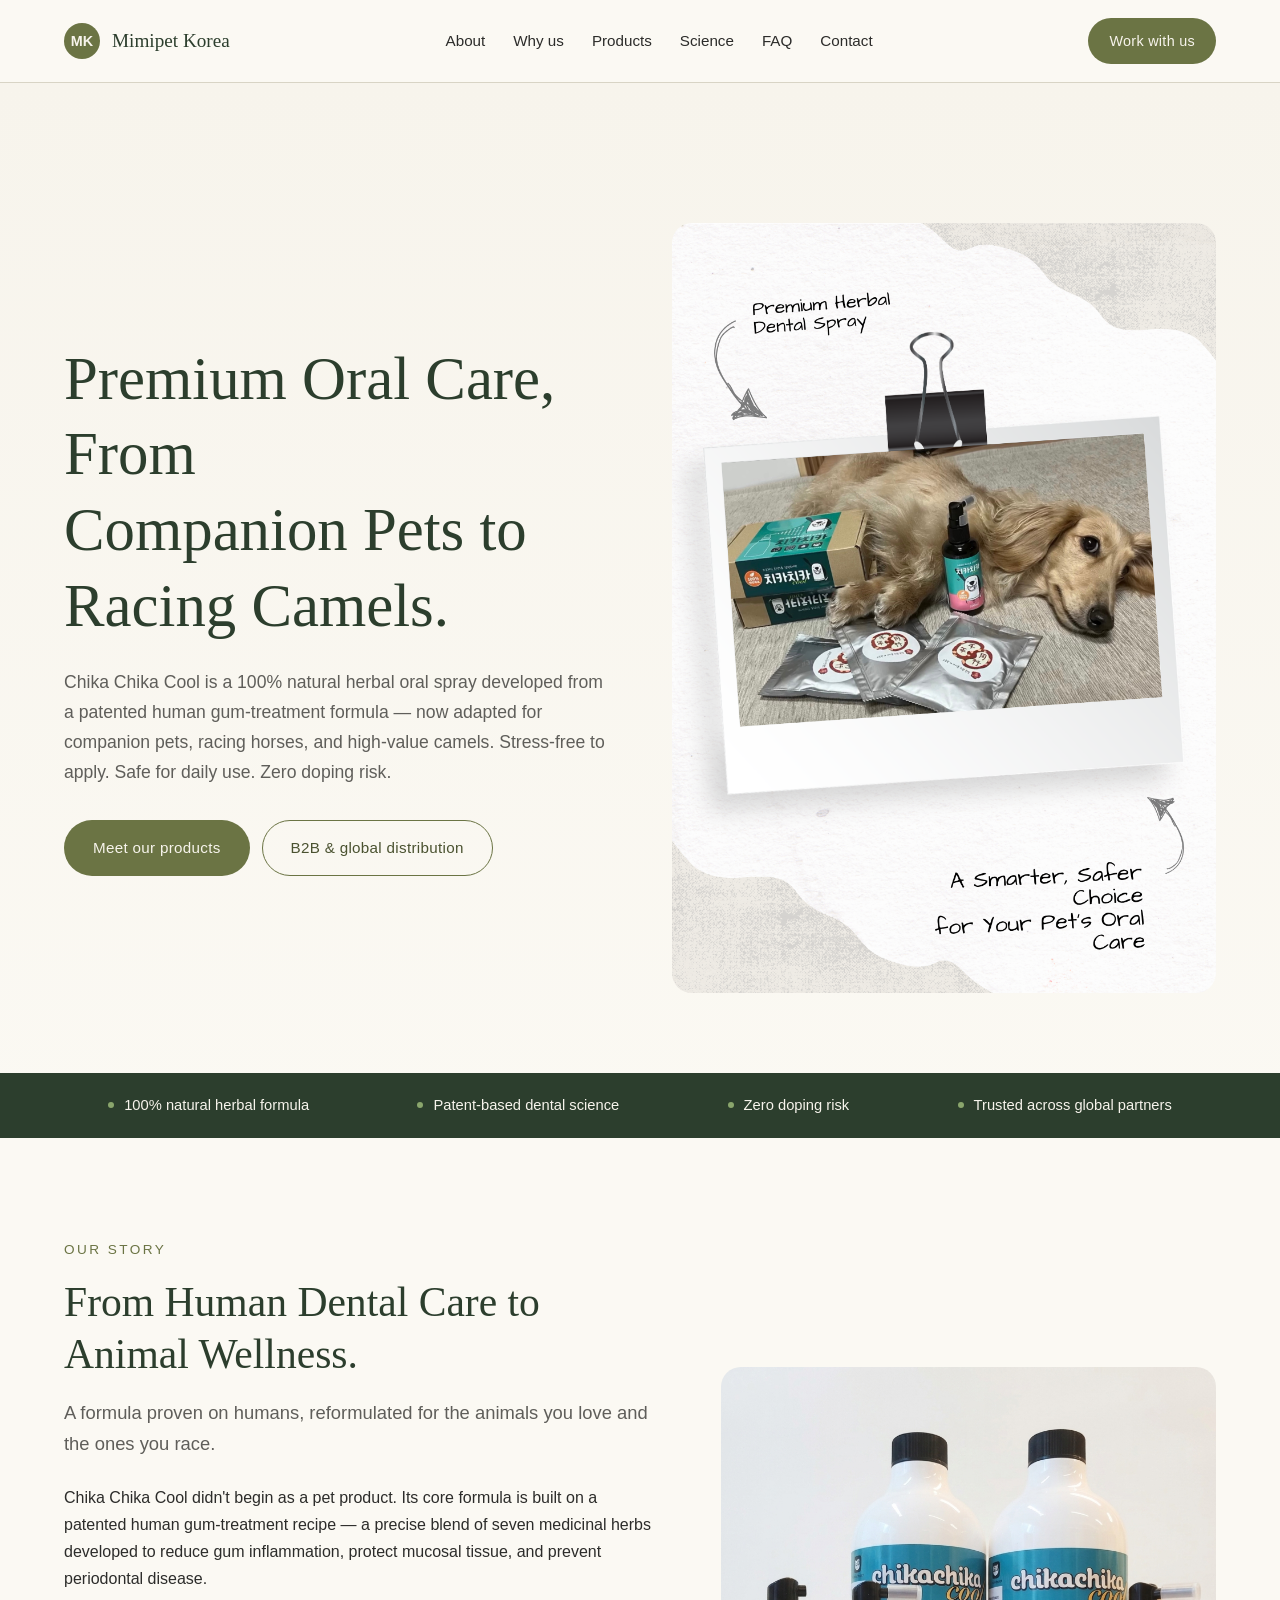
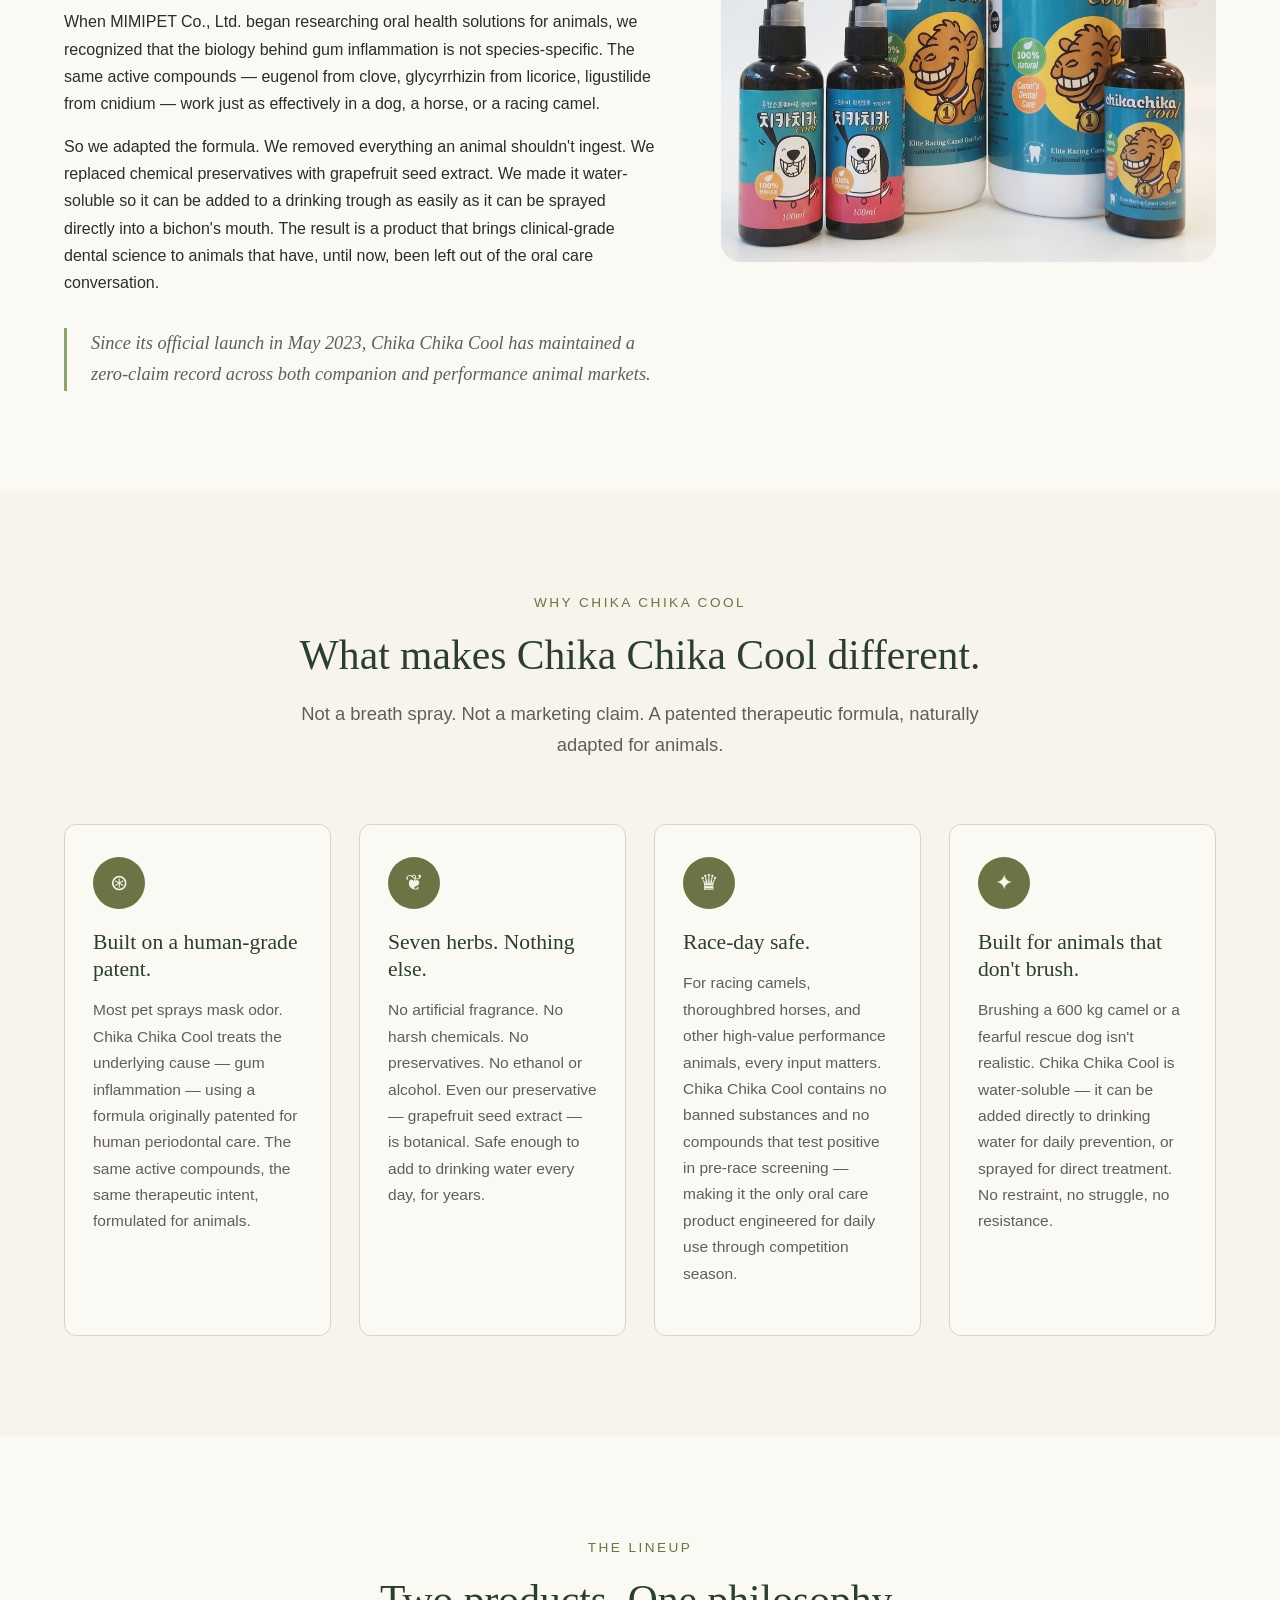
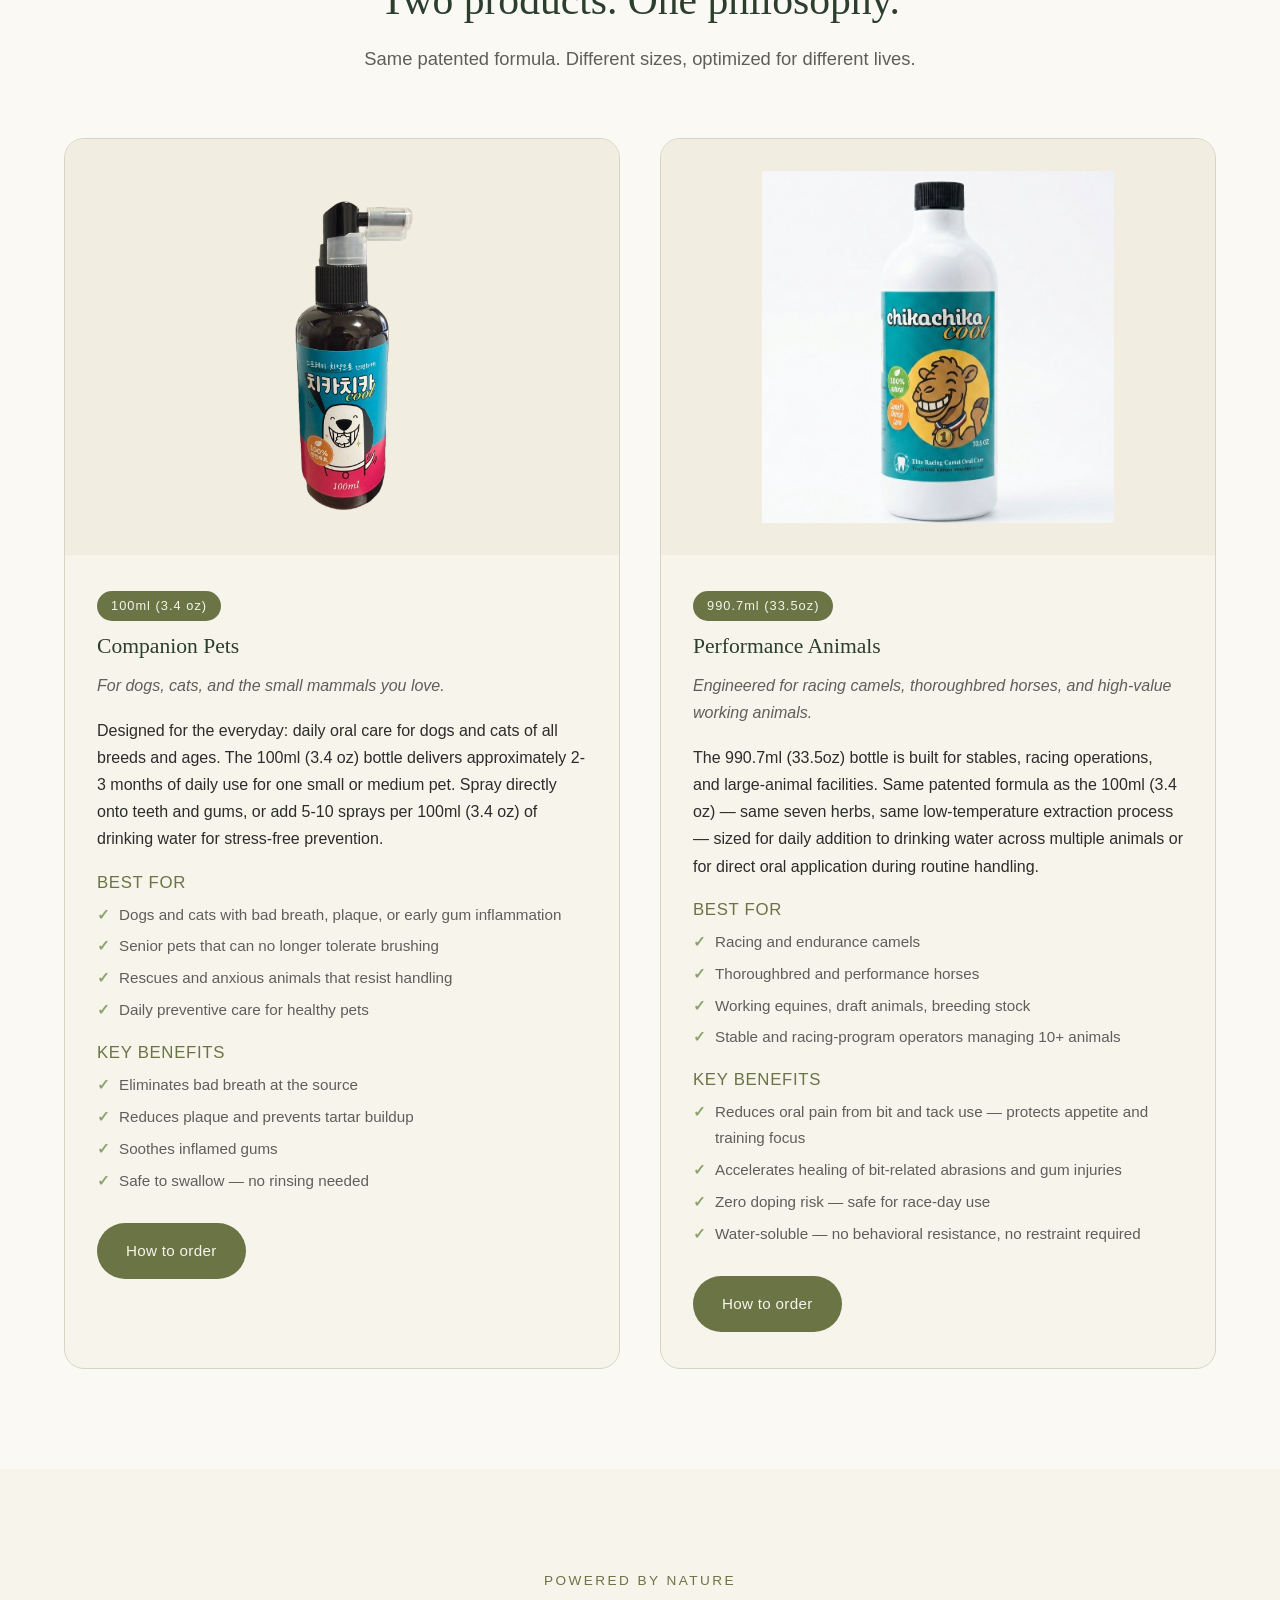
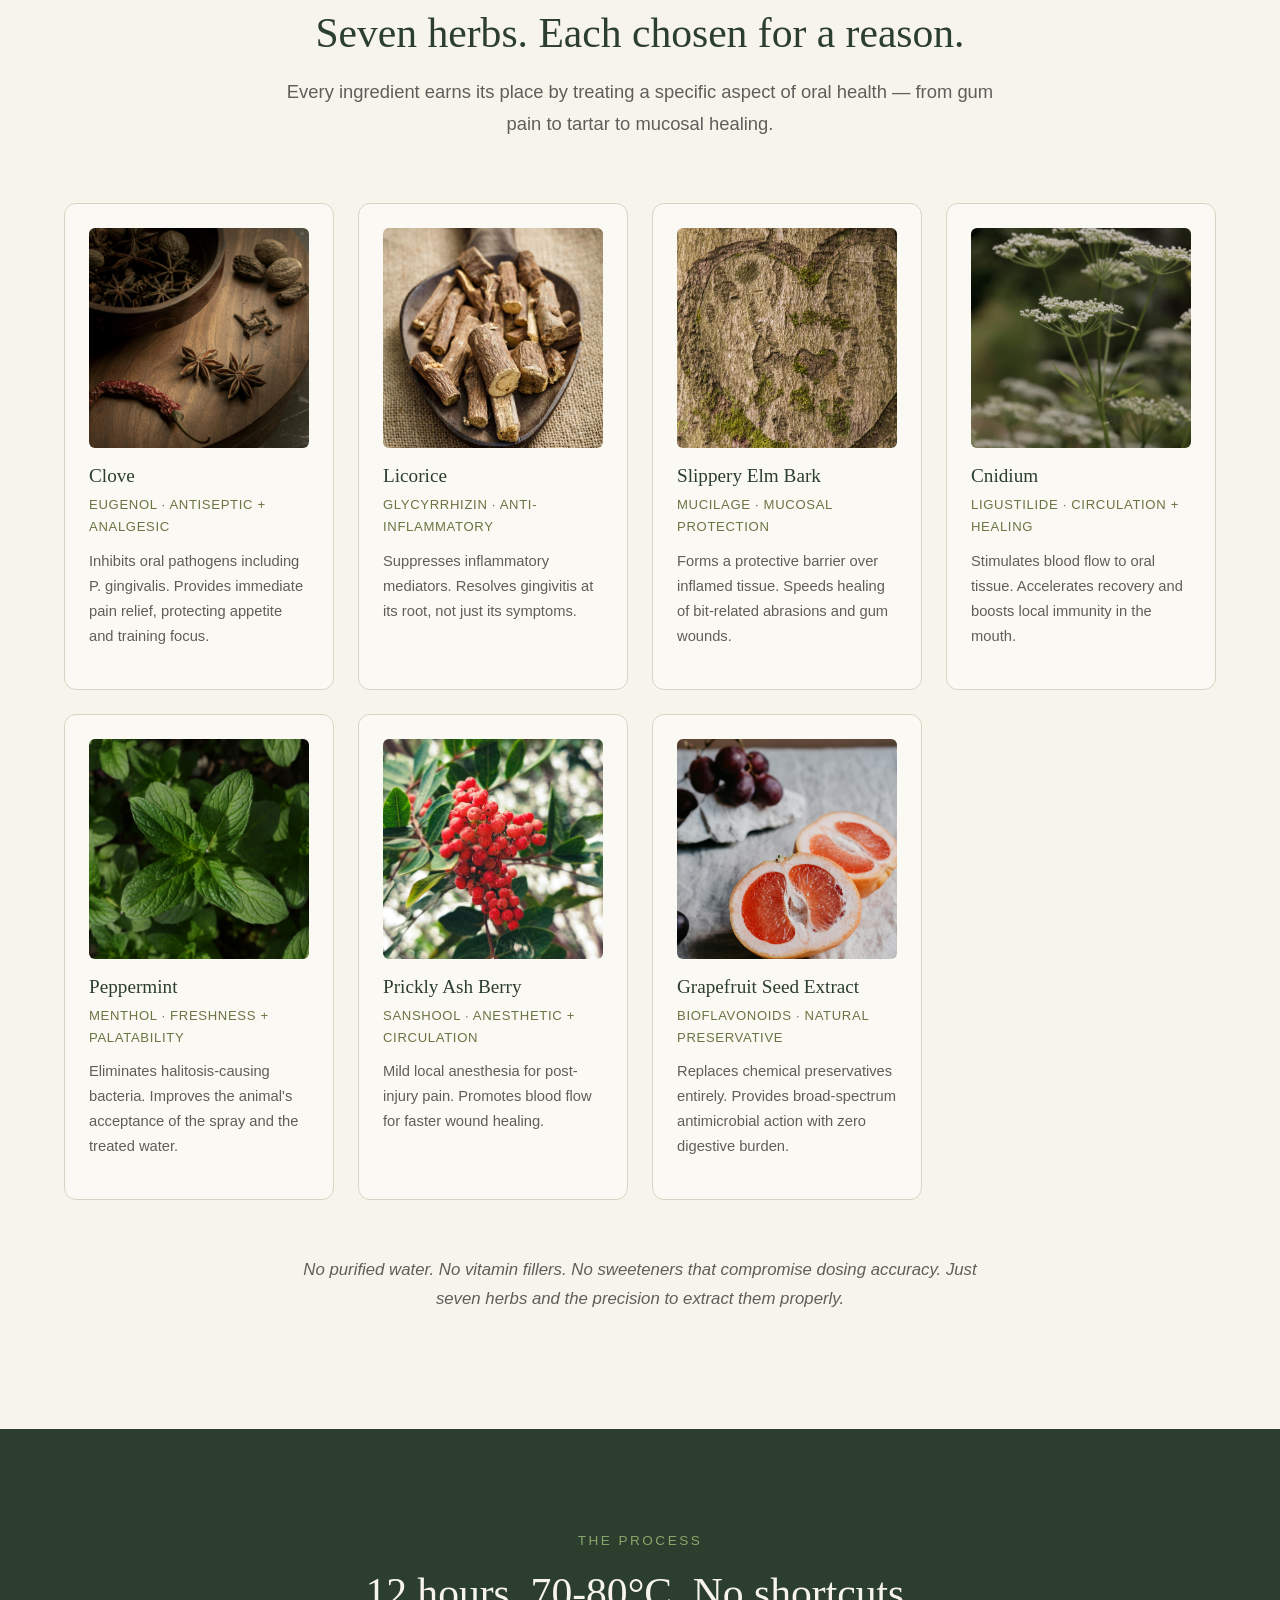
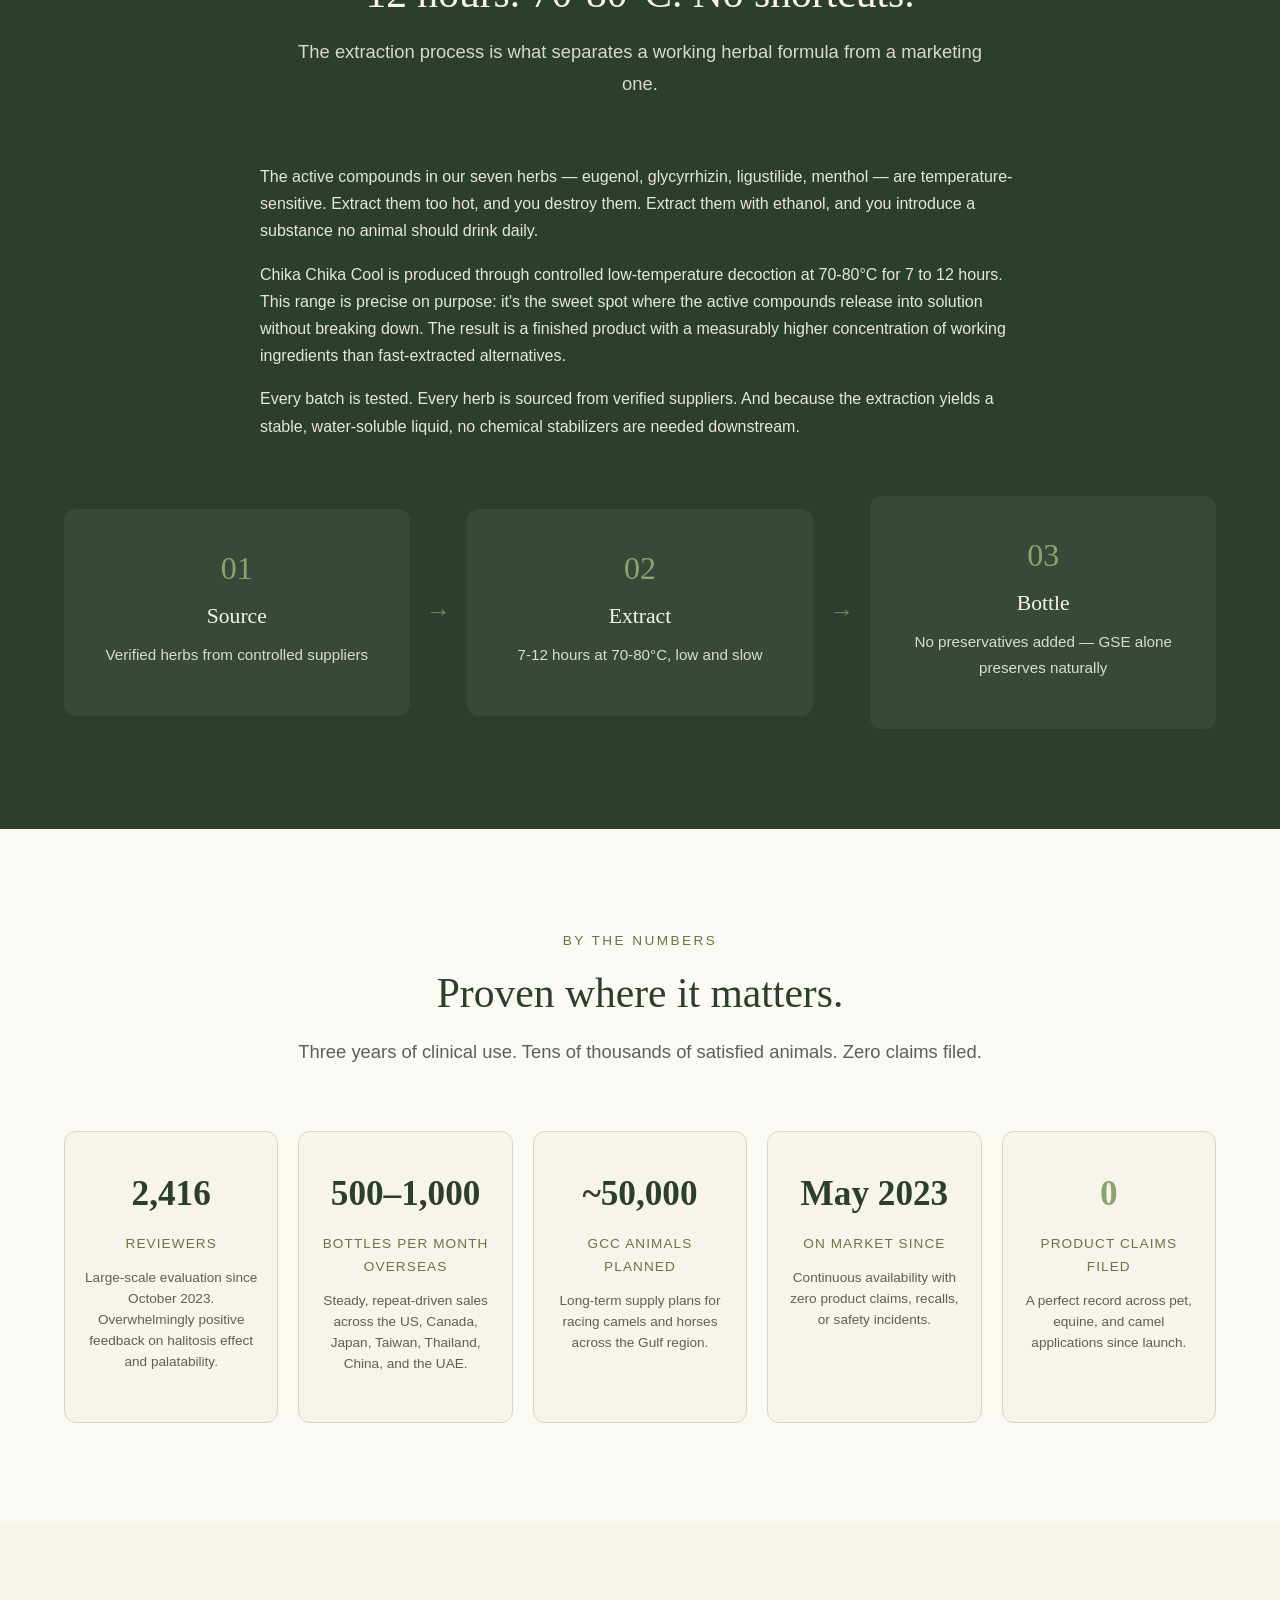
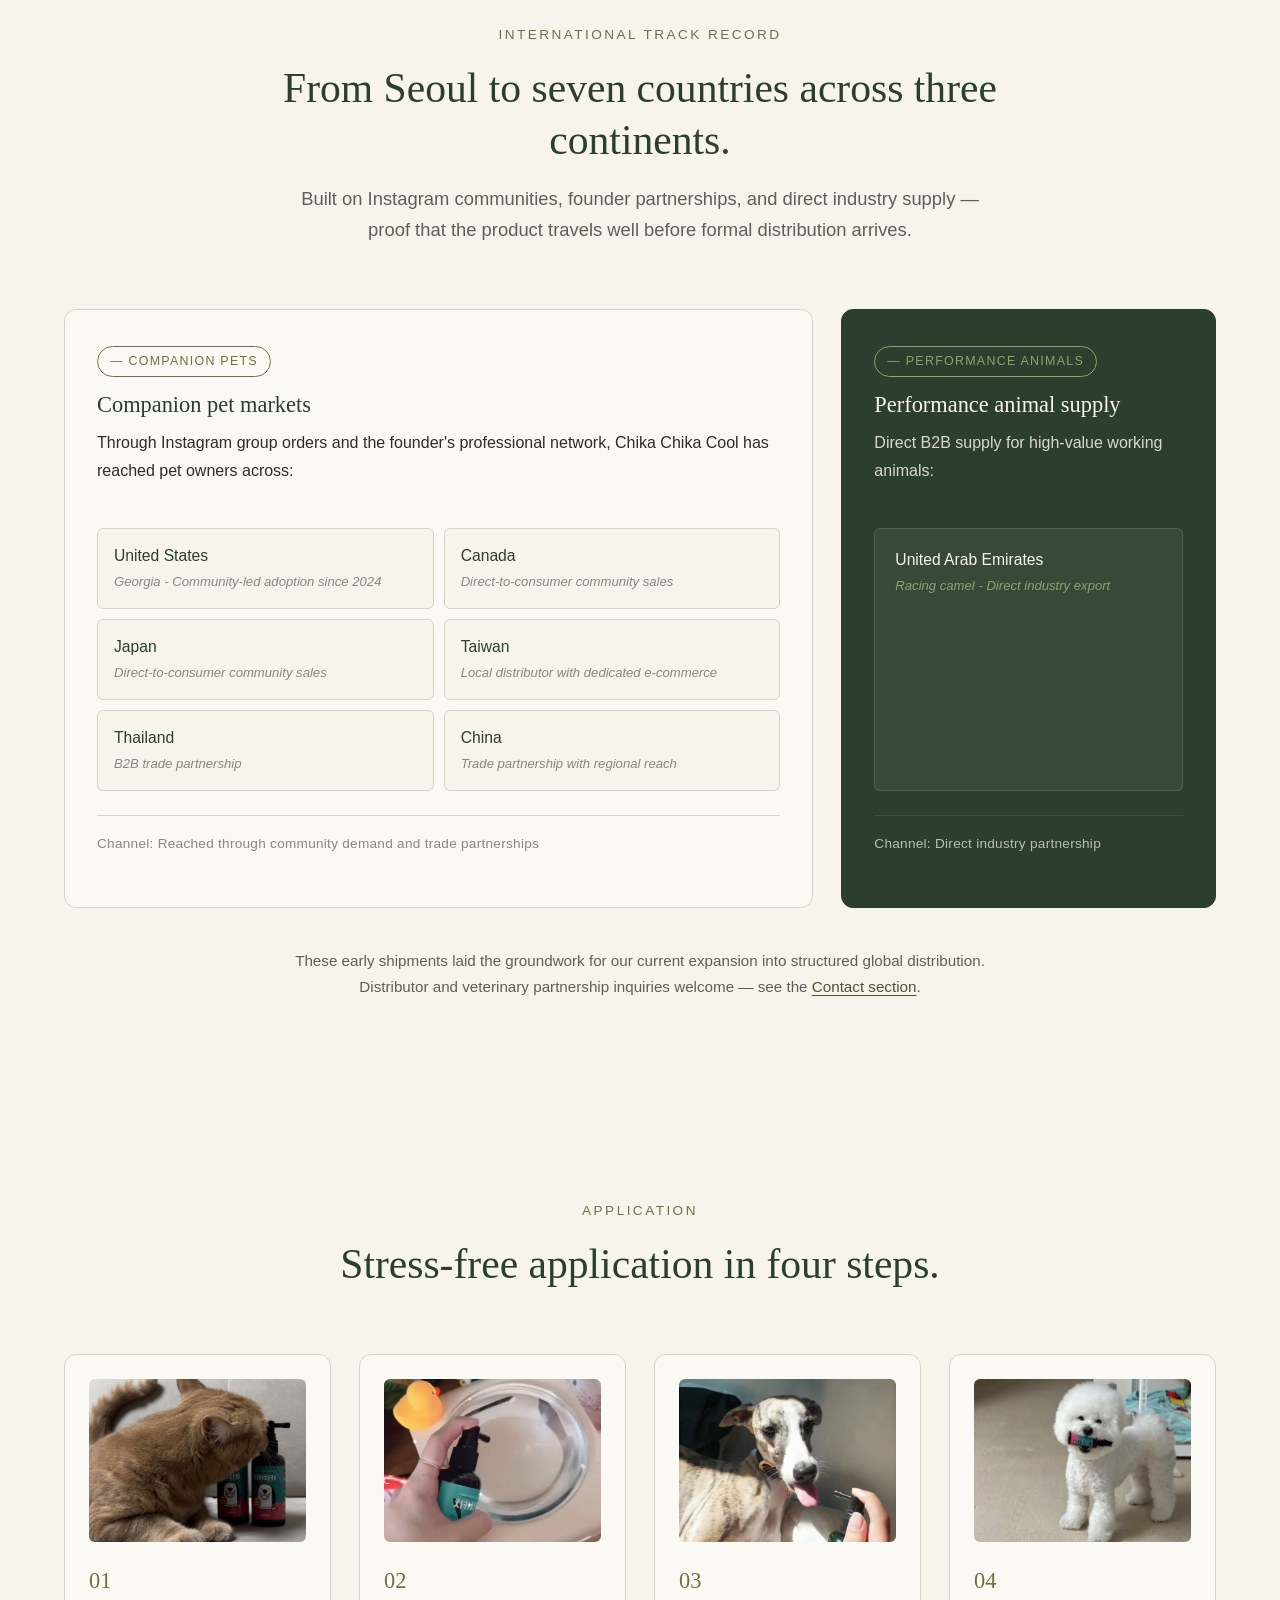
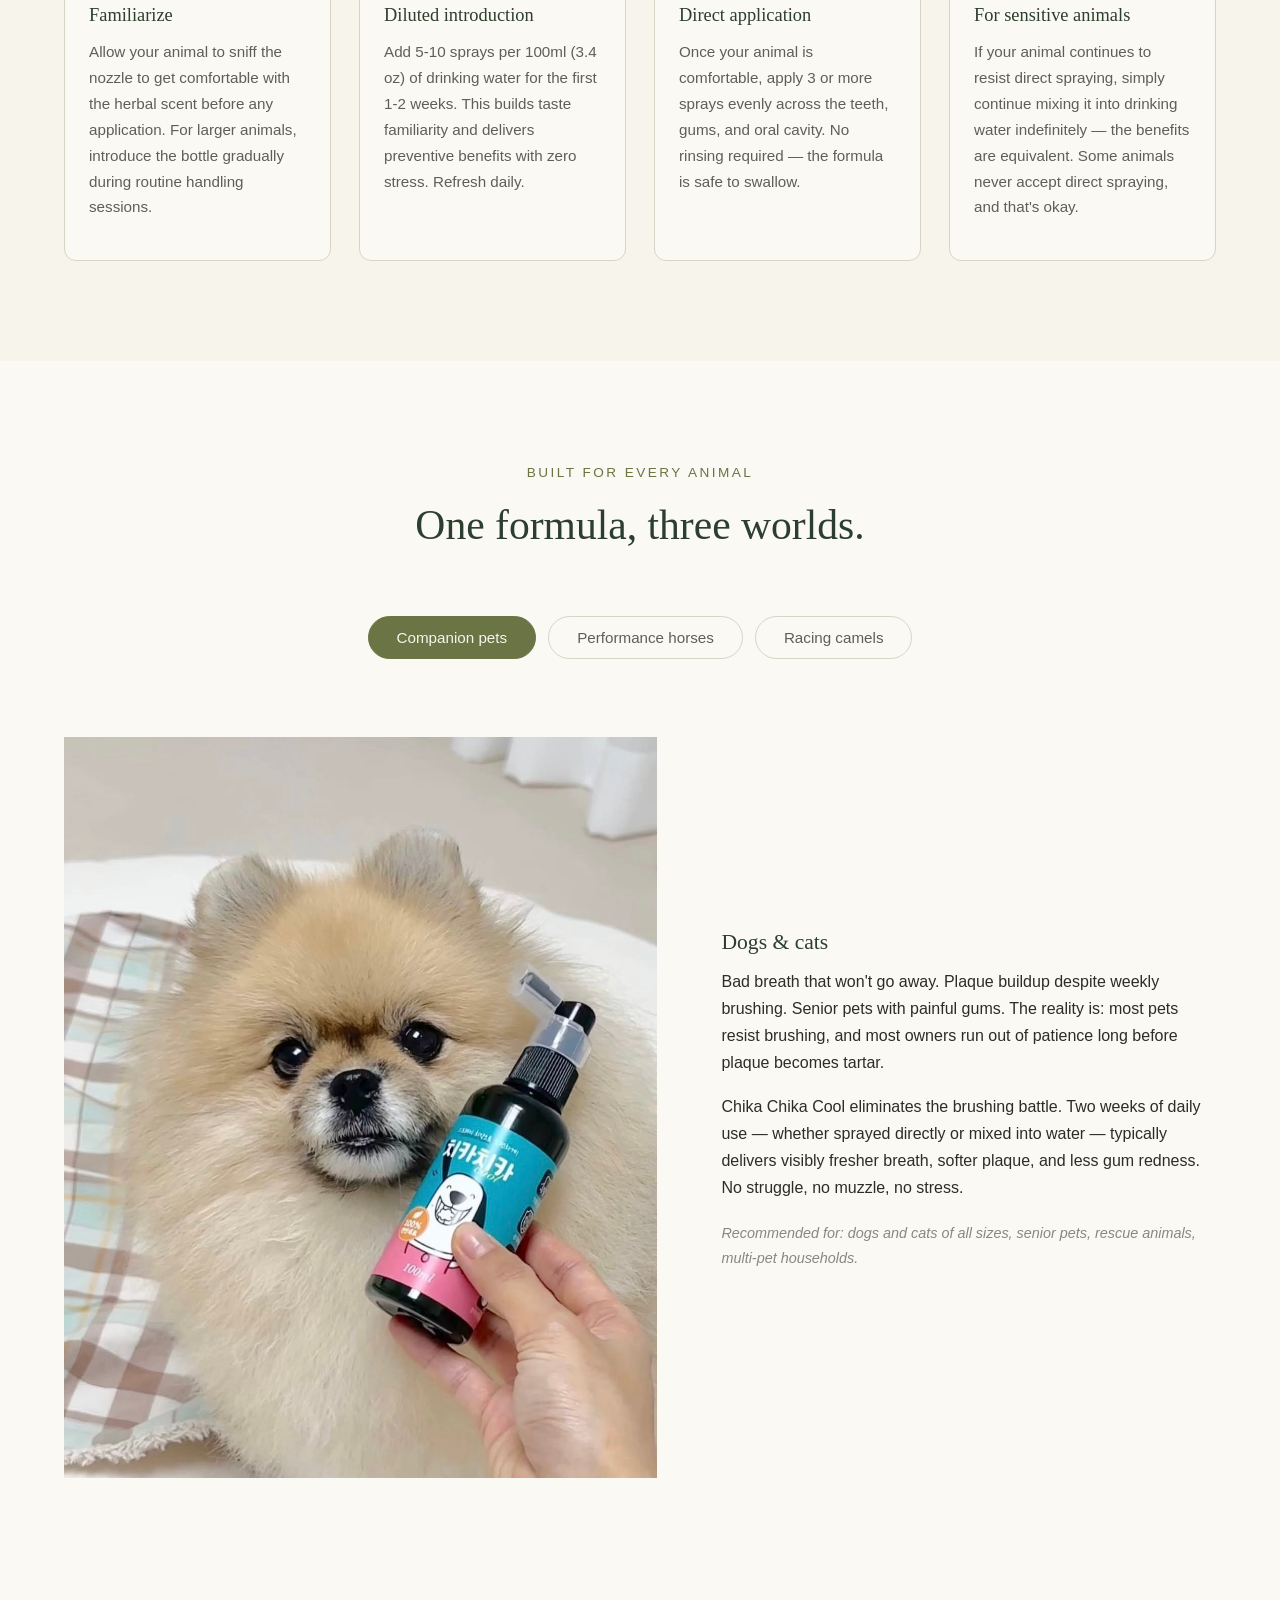
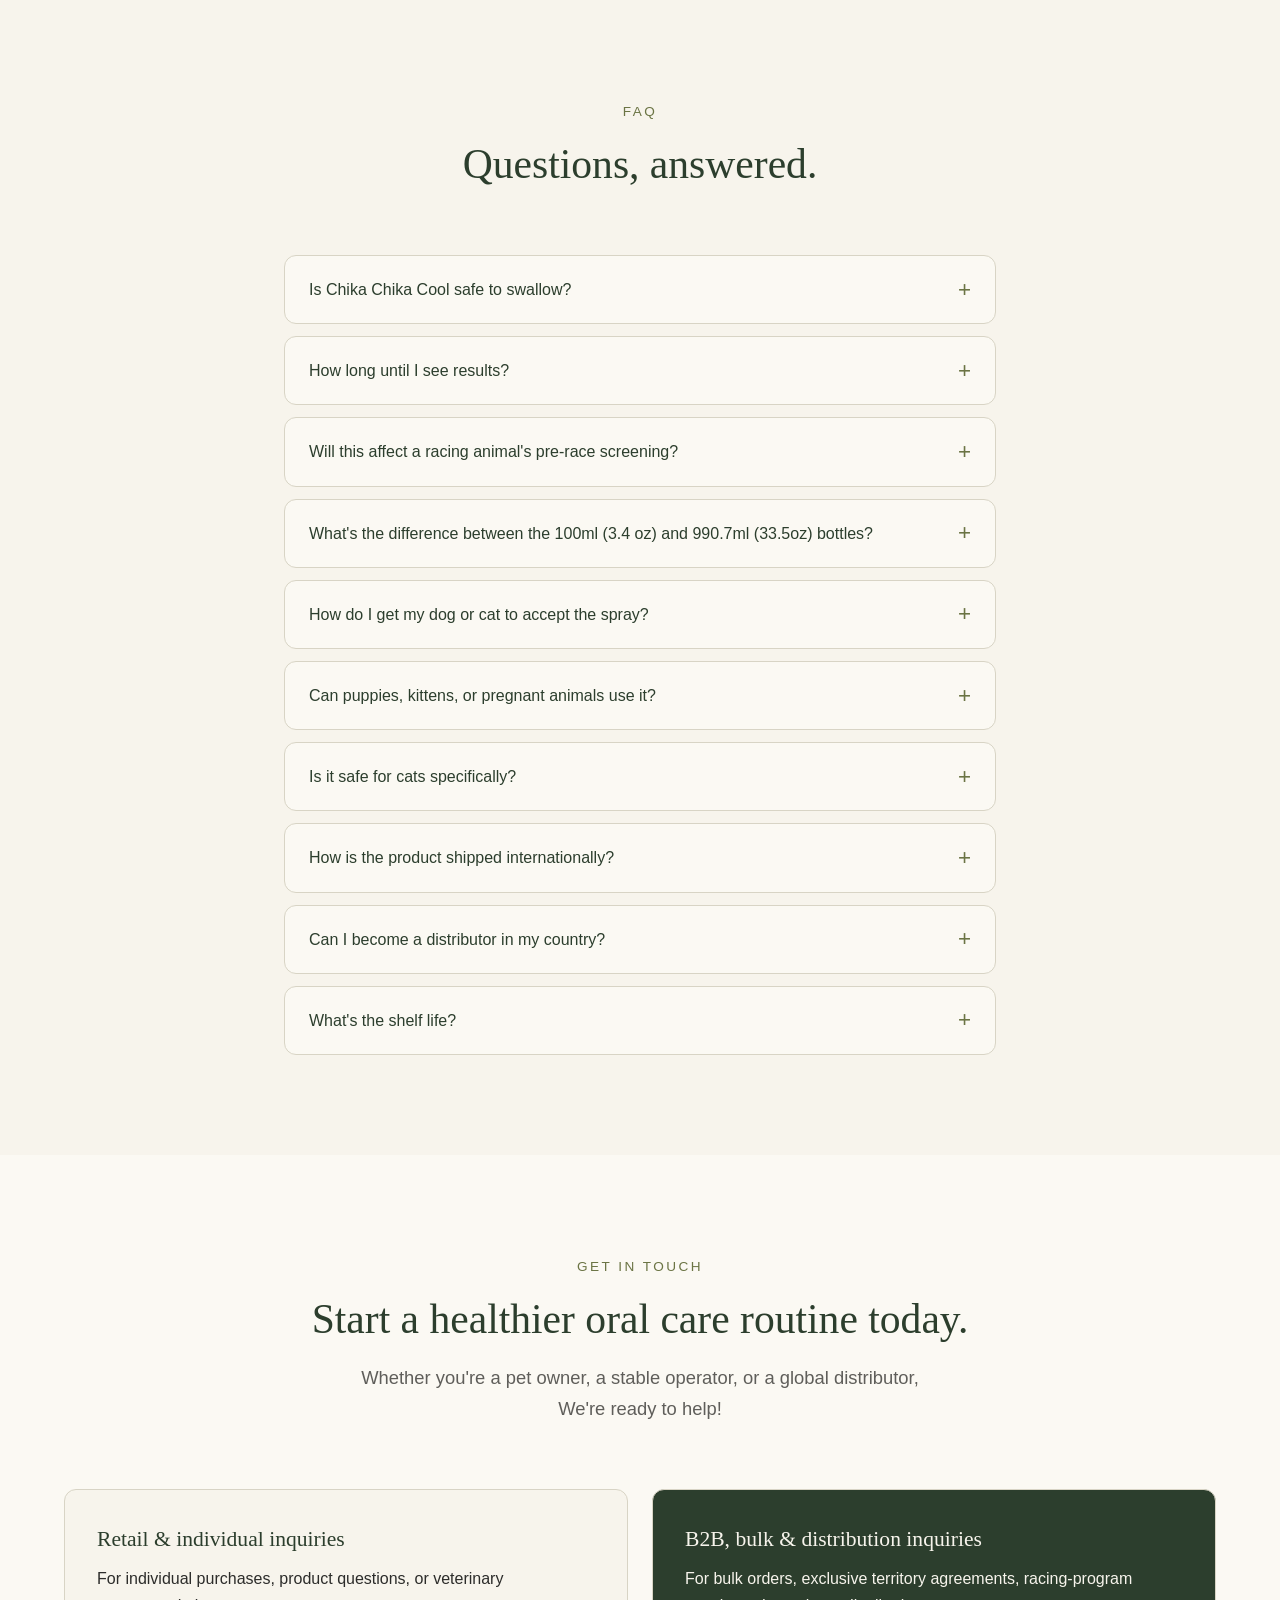
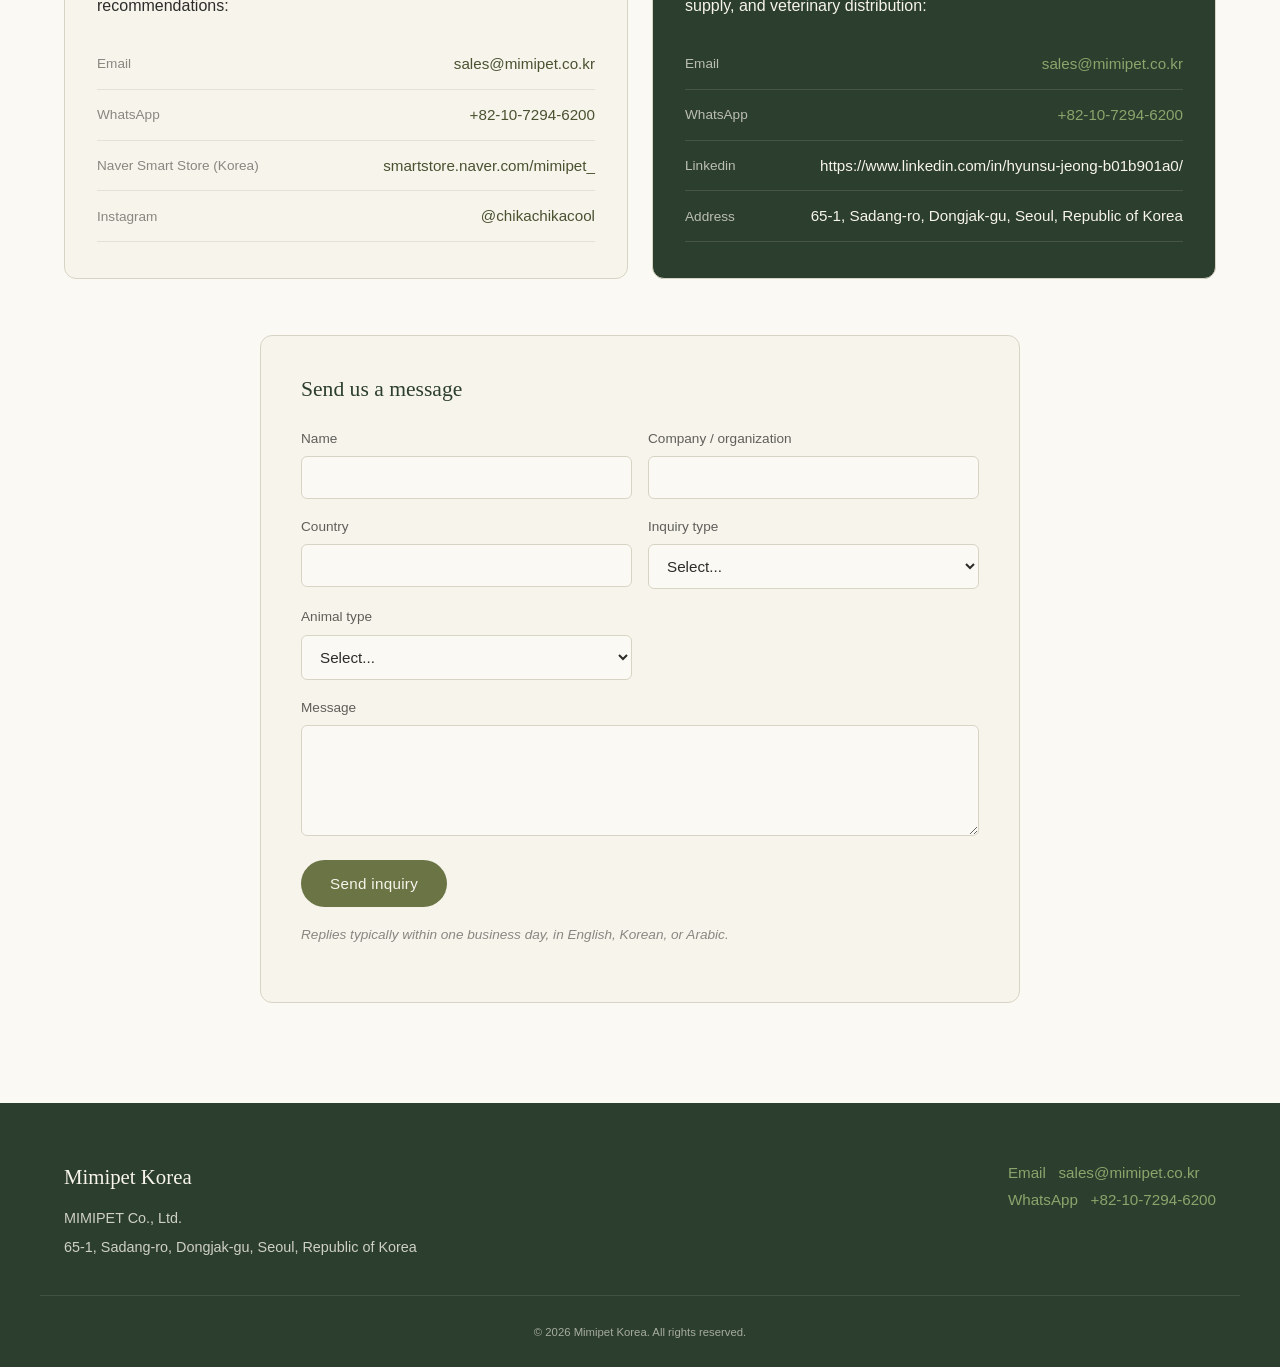
<file: index.html>
<!DOCTYPE html>
<html lang="en">
<head>
  <meta charset="UTF-8" />
  <meta name="viewport" content="width=device-width, initial-scale=1.0" />
  <meta name="description" content="Patent-based 100% natural herbal oral spray for companion pets and high-performance animals. Zero doping risk, stress-free application, trusted across the GCC." />
  <title>Chika Chika Cool — Premium Natural Oral Care for Pets, Horses & Camels | MIMIPET</title>
  <link rel="stylesheet" href="styles.css" />
  <link rel="canonical" href="https://mimipet.co.kr/" />
  <meta property="og:type" content="website" />
  <meta property="og:title" content="Chika Chika Cool — Premium Natural Oral Care for Pets, Horses & Camels | MIMIPET" />
  <meta property="og:description" content="Patent-based 100% natural herbal oral spray for companion pets and high-performance animals. Zero doping risk, stress-free application, trusted across the GCC." />
  <meta property="og:url" content="https://mimipet.co.kr/" />
  <meta property="og:image" content="https://mimipet.co.kr/assets/Chika%20Chika%20Cool%20100ml%20(3.4%20oz)%20bottle%20for%20companion%20pets.png" />
  <script type="application/ld+json">
  {
    "@context": "https://schema.org",
    "@graph": [
      {
        "@type": "Organization",
        "@id": "https://mimipet.co.kr/#org",
        "name": "MIMIPET Co., Ltd.",
        "alternateName": "Mimipet Korea",
        "url": "https://mimipet.co.kr/",
        "email": "sales@mimipet.co.kr",
        "telephone": "+82-10-7294-6200",
        "address": {
          "@type": "PostalAddress",
          "streetAddress": "65-1, Sadang-ro, Dongjak-gu",
          "addressLocality": "Seoul",
          "addressCountry": "KR"
        },
        "sameAs": [
          "https://www.instagram.com/chikachikacool/",
          "https://smartstore.naver.com/mimipet_",
          "https://www.linkedin.com/in/hyunsu-jeong-b01b901a0/"
        ]
      },
      {
        "@type": "Product",
        "name": "Chika Chika Cool 100ml — Oral Care Spray for Dogs & Cats",
        "image": "https://mimipet.co.kr/assets/Chika%20Chika%20Cool%20100ml%20(3.4%20oz)%20bottle%20for%20companion%20pets.png",
        "description": "100% natural seven-herb oral spray for dogs and cats. Eliminates bad breath, reduces plaque, soothes inflamed gums. Spray directly or add to drinking water. Safe to swallow.",
        "brand": { "@type": "Brand", "name": "Chika Chika Cool" },
        "manufacturer": { "@id": "https://mimipet.co.kr/#org" },
        "url": "https://mimipet.co.kr/#products",
        "audience": { "@type": "PeopleAudience", "audienceType": "Pet owners" }
      },
      {
        "@type": "Product",
        "name": "Chika Chika Cool 990.7ml — Oral Care for Racing Camels & Horses",
        "image": "https://mimipet.co.kr/assets/Chika%20Chika%20Cool%20bottle%20for%20performance%20animals.png",
        "description": "Doping-free natural herbal oral care for racing camels, thoroughbred horses and working animals. Water-soluble for daily trough use; reduces bit-related gum pain and abrasions.",
        "brand": { "@type": "Brand", "name": "Chika Chika Cool" },
        "manufacturer": { "@id": "https://mimipet.co.kr/#org" },
        "url": "https://mimipet.co.kr/#products",
        "audience": { "@type": "BusinessAudience", "audienceType": "Stables, racing operations, distributors" }
      }
    ]
  }
  </script>
</head>
<body>
  <!-- ========== NAV ========== -->
  <header class="site-header">
    <div class="container nav">
      <a class="logo" href="#hero">
        <span class="logo-mark">MK</span>
        <span class="logo-text">Mimipet Korea</span>
      </a>
      <nav class="nav-links" aria-label="Primary">
        <a href="#heritage">About</a>
        <a href="#why">Why us</a>
        <a href="#products">Products</a>
        <a href="#science">Science</a>
        <a href="#faq">FAQ</a>
        <a href="#contact">Contact</a>
      </nav>
      <a class="btn btn-primary nav-cta" href="#contact">Work with us</a>
    </div>
  </header>

  <main>
    <!-- ========== HERO ========== -->
    <section id="hero" class="hero">
      <div class="container hero-inner">
        <div class="hero-text">
          <h1 class="hero-headline">Premium Oral Care, From <br> Companion Pets to Racing Camels.</h1>
          <p class="hero-sub">
            Chika Chika Cool is a 100% natural herbal oral spray developed from a patented
            human gum-treatment formula — now adapted for companion pets, racing horses,
            and high-value camels. Stress-free to apply. Safe for daily use. Zero doping risk.
          </p>
          <div class="hero-ctas">
            <a class="btn btn-primary" href="#products">Meet our products</a>
            <a class="btn btn-ghost" href="#contact">B2B &amp; global distribution</a>
          </div>
        </div>
        <div class="hero-image">
          <div class="slider" id="slider">
            <img src="assets/header-animation/1.png"  alt="A companion dog and a racing camel — the dual market for Chika Chika Cool">
            <img src="assets/header-animation/2.png"  alt="A companion dog and a racing camel — the dual market for Chika Chika Cool">
            <img src="assets/header-animation/3.png"  alt="A companion dog and a racing camel — the dual market for Chika Chika Cool">
          </div>
        </div>
      </div>
      <div class="trust-strip">
        <div class="container trust-inner">
          <div class="trust-item"><span class="dot"></span>100% natural herbal formula</div>
          <div class="trust-item"><span class="dot"></span>Patent-based dental science</div>
          <div class="trust-item"><span class="dot"></span>Zero doping risk</div>
          <div class="trust-item"><span class="dot"></span>Trusted across global partners</div>
        </div>
      </div>
    </section>

    <!-- ========== HERITAGE ========== -->
    <section id="heritage" class="section section-heritage">
      <div class="container two-col">
        <div class="col-text">
          <p class="eyebrow">Our story</p>
          <h2>From Human Dental Care to Animal Wellness.</h2>
          <p class="lead">A formula proven on humans, reformulated for the animals you love and the ones you race.</p>
          <p>Chika Chika Cool didn't begin as a pet product. Its core formula is built on a patented human gum-treatment recipe — a precise blend of seven medicinal herbs developed to reduce gum inflammation, protect mucosal tissue, and prevent periodontal disease.</p>
          <p>When MIMIPET Co., Ltd. began researching oral health solutions for animals, we recognized that the biology behind gum inflammation is not species-specific. The same active compounds — eugenol from clove, glycyrrhizin from licorice, ligustilide from cnidium — work just as effectively in a dog, a horse, or a racing camel.</p>
          <p>So we adapted the formula. We removed everything an animal shouldn't ingest. We replaced chemical preservatives with grapefruit seed extract. We made it water-soluble so it can be added to a drinking trough as easily as it can be sprayed directly into a bichon's mouth. The result is a product that brings clinical-grade dental science to animals that have, until now, been left out of the oral care conversation.</p>
          <blockquote class="pull-quote">
            Since its official launch in May 2023, Chika Chika Cool has maintained a zero-claim record across both companion and performance animal markets.
          </blockquote>
        </div>
        <div class="col-image">
          <img src="assets/Herbal extraction process.png" alt="Herbal extraction process" />
        </div>
      </div>
    </section>

    <!-- ========== WHY ========== -->
    <section id="why" class="section section-why">
      <div class="container">
        <div class="section-head center">
          <p class="eyebrow">Why Chika Chika Cool</p>
          <h2>What makes Chika Chika Cool different.</h2>
          <p class="lead">Not a breath spray. Not a marketing claim. A patented therapeutic formula, naturally adapted for animals.</p>
        </div>
        <div class="grid grid-4">
          <div class="card">
            <div class="card-icon" aria-hidden="true">⊛</div>
            <h3>Built on a human-grade patent.</h3>
            <p>Most pet sprays mask odor. Chika Chika Cool treats the underlying cause — gum inflammation — using a formula originally patented for human periodontal care. The same active compounds, the same therapeutic intent, formulated for animals.</p>
          </div>
          <div class="card">
            <div class="card-icon" aria-hidden="true">❦</div>
            <h3>Seven herbs. Nothing else.</h3>
            <p>No artificial fragrance. No harsh chemicals. No preservatives. No ethanol or alcohol. Even our preservative — grapefruit seed extract — is botanical. Safe enough to add to drinking water every day, for years.</p>
          </div>
          <div class="card">
            <div class="card-icon" aria-hidden="true">♛</div>
            <h3>Race-day safe.</h3>
            <p>For racing camels, thoroughbred horses, and other high-value performance animals, every input matters. Chika Chika Cool contains no banned substances and no compounds that test positive in pre-race screening — making it the only oral care product engineered for daily use through competition season.</p>
          </div>
          <div class="card">
            <div class="card-icon" aria-hidden="true">✦</div>
            <h3>Built for animals that don't brush.</h3>
            <p>Brushing a 600 kg camel or a fearful rescue dog isn't realistic. Chika Chika Cool is water-soluble — it can be added directly to drinking water for daily prevention, or sprayed for direct treatment. No restraint, no struggle, no resistance.</p>
          </div>
        </div>
      </div>
    </section>

    <!-- ========== PRODUCTS ========== -->
    <section id="products" class="section section-products">
      <div class="container">
        <div class="section-head center">
          <p class="eyebrow">The lineup</p>
          <h2>Two products. One philosophy.</h2>
          <p class="lead">Same patented formula. Different sizes, optimized for different lives.</p>
        </div>
        <div class="grid grid-2 product-grid">
          <article class="product-card">
            <div class="product-image">
              <img src="assets/Chika Chika Cool 100ml (3.4 oz) bottle for companion pets.png" alt="Chika Chika Cool 100ml (3.4 oz) bottle for companion pets" />
            </div>
            <div class="product-body">
              <span class="product-tag">100ml (3.4 oz)</span>
              <h3>Companion Pets</h3>
              <p class="product-tagline">For dogs, cats, and the small mammals you love.</p>
              <p>Designed for the everyday: daily oral care for dogs and cats of all breeds and ages. The 100ml (3.4 oz) bottle delivers approximately 2-3 months of daily use for one small or medium pet. Spray directly onto teeth and gums, or add 5-10 sprays per 100ml (3.4 oz) of drinking water for stress-free prevention.</p>
              <h4>Best for</h4>
              <ul>
                <li>Dogs and cats with bad breath, plaque, or early gum inflammation</li>
                <li>Senior pets that can no longer tolerate brushing</li>
                <li>Rescues and anxious animals that resist handling</li>
                <li>Daily preventive care for healthy pets</li>
              </ul>
              <h4>Key benefits</h4>
              <ul>
                <li>Eliminates bad breath at the source</li>
                <li>Reduces plaque and prevents tartar buildup</li>
                <li>Soothes inflamed gums</li>
                <li>Safe to swallow — no rinsing needed</li>
              </ul>
              <a class="btn btn-primary" href="#contact">How to order</a>
            </div>
          </article>

          <article class="product-card">
            <div class="product-image">
              <img src="assets/Chika Chika Cool bottle for performance animals.png" alt="Chika Chika Cool 990.7ml (33.5oz) bottle for performance animals" />
            </div>
            <div class="product-body">
              <span class="product-tag">990.7ml (33.5oz)</span>
              <h3>Performance Animals</h3>
              <p class="product-tagline">Engineered for racing camels, thoroughbred horses, and high-value working animals.</p>
              <p>The 990.7ml (33.5oz) bottle is built for stables, racing operations, and large-animal facilities. Same patented formula as the 100ml (3.4 oz) — same seven herbs, same low-temperature extraction process — sized for daily addition to drinking water across multiple animals or for direct oral application during routine handling.</p>
              <h4>Best for</h4>
              <ul>
                <li>Racing and endurance camels</li>
                <li>Thoroughbred and performance horses</li>
                <li>Working equines, draft animals, breeding stock</li>
                <li>Stable and racing-program operators managing 10+ animals</li>
              </ul>
              <h4>Key benefits</h4>
              <ul>
                <li>Reduces oral pain from bit and tack use — protects appetite and training focus</li>
                <li>Accelerates healing of bit-related abrasions and gum injuries</li>
                <li>Zero doping risk — safe for race-day use</li>
                <li>Water-soluble — no behavioral resistance, no restraint required</li>
              </ul>
              <a class="btn btn-primary" href="#contact">How to order</a>
            </div>
          </article>
        </div>
      </div>
    </section>

    <!-- ========== INGREDIENTS ========== -->
    <section id="ingredients" class="section section-ingredients">
      <div class="container">
        <div class="section-head center">
          <p class="eyebrow">Powered by nature</p>
          <h2>Seven herbs. Each chosen for a reason.</h2>
          <p class="lead">Every ingredient earns its place by treating a specific aspect of oral health — from gum pain to tartar to mucosal healing.</p>
        </div>
        <div class="grid grid-4 herb-grid">
          <div class="herb-card">
            <div class="herb-image"><img src="assets/Clove.jpg" alt="Clove" /></div>
            <h3>Clove</h3>
            <p class="herb-compound">Eugenol · Antiseptic + analgesic</p>
            <p>Inhibits oral pathogens including P. gingivalis. Provides immediate pain relief, protecting appetite and training focus.</p>
          </div>
          <div class="herb-card">
            <div class="herb-image"><img src="assets/Licorice root.jpg" alt="Licorice root" /></div>
            <h3>Licorice</h3>
            <p class="herb-compound">Glycyrrhizin · Anti-inflammatory</p>
            <p>Suppresses inflammatory mediators. Resolves gingivitis at its root, not just its symptoms.</p>
          </div>
          <div class="herb-card">
            <div class="herb-image"><img src="assets/Slippery elm bark.jpg" alt="Slippery elm bark" /></div>
            <h3>Slippery Elm Bark</h3>
            <p class="herb-compound">Mucilage · Mucosal protection</p>
            <p>Forms a protective barrier over inflamed tissue. Speeds healing of bit-related abrasions and gum wounds.</p>
          </div>
          <div class="herb-card">
            <div class="herb-image"><img src="assets/Cnidium flower.jpg" alt="Cnidium flower" /></div>
            <h3>Cnidium</h3>
            <p class="herb-compound">Ligustilide · Circulation + healing</p>
            <p>Stimulates blood flow to oral tissue. Accelerates recovery and boosts local immunity in the mouth.</p>
          </div>
          <div class="herb-card">
            <div class="herb-image"><img src="assets/Peppermint leaves.jpg" alt="Peppermint leaves" /></div>
            <h3>Peppermint</h3>
            <p class="herb-compound">Menthol · Freshness + palatability</p>
            <p>Eliminates halitosis-causing bacteria. Improves the animal's acceptance of the spray and the treated water.</p>
          </div>
          <div class="herb-card">
            <div class="herb-image"><img src="assets/Prickly ash berries.jpg" alt="Prickly ash berries" /></div>
            <h3>Prickly Ash Berry</h3>
            <p class="herb-compound">Sanshool · Anesthetic + circulation</p>
            <p>Mild local anesthesia for post-injury pain. Promotes blood flow for faster wound healing.</p>
          </div>
          <div class="herb-card">
            <div class="herb-image"><img src="assets/Grapefruit seed.jpg" alt="Grapefruit seed" /></div>
            <h3>Grapefruit Seed Extract</h3>
            <p class="herb-compound">Bioflavonoids · Natural preservative</p>
            <p>Replaces chemical preservatives entirely. Provides broad-spectrum antimicrobial action with zero digestive burden.</p>
          </div>
        </div>
        <p class="closing-line">No purified water. No vitamin fillers. No sweeteners that compromise dosing accuracy. Just seven herbs and the precision to extract them properly.</p>
      </div>
    </section>

    <!-- ========== SCIENCE ========== -->
    <section id="science" class="section section-science">
      <div class="container">
        <div class="section-head center">
          <p class="eyebrow">The process</p>
          <h2>12 hours. 70-80°C. No shortcuts.</h2>
          <p class="lead">The extraction process is what separates a working herbal formula from a marketing one.</p>
        </div>
        <div class="science-body">
          <p>The active compounds in our seven herbs — eugenol, glycyrrhizin, ligustilide, menthol — are temperature-sensitive. Extract them too hot, and you destroy them. Extract them with ethanol, and you introduce a substance no animal should drink daily.</p>
          <p>Chika Chika Cool is produced through controlled low-temperature decoction at 70-80°C for 7 to 12 hours. This range is precise on purpose: it's the sweet spot where the active compounds release into solution without breaking down. The result is a finished product with a measurably higher concentration of working ingredients than fast-extracted alternatives.</p>
          <p>Every batch is tested. Every herb is sourced from verified suppliers. And because the extraction yields a stable, water-soluble liquid, no chemical stabilizers are needed downstream.</p>
        </div>
        <div class="process-steps">
          <div class="process-step">
            <div class="step-num">01</div>
            <h3>Source</h3>
            <p>Verified herbs from controlled suppliers</p>
          </div>
          <div class="process-arrow" aria-hidden="true">→</div>
          <div class="process-step">
            <div class="step-num">02</div>
            <h3>Extract</h3>
            <p>7-12 hours at 70-80°C, low and slow</p>
          </div>
          <div class="process-arrow" aria-hidden="true">→</div>
          <div class="process-step">
            <div class="step-num">03</div>
            <h3>Bottle</h3>
            <p>No preservatives added — GSE alone preserves naturally</p>
          </div>
        </div>
      </div>
    </section>

    <!-- ========== TRUST / STATS ========== -->
    <section id="trust" class="section section-trust">
      <div class="container">
        <div class="section-head center">
          <p class="eyebrow">By the numbers</p>
          <h2>Proven where it matters.</h2>
          <p class="lead">Three years of clinical use. Tens of thousands of satisfied animals. Zero claims filed.</p>
        </div>
        <div class="stats-grid">
          <div class="stat">
            <div class="stat-value">2,416</div>
            <div class="stat-label">Reviewers</div>
            <p class="stat-context">Large-scale evaluation since October 2023. Overwhelmingly positive feedback on halitosis effect and palatability.</p>
          </div>
          <div class="stat">
            <div class="stat-value">500–1,000</div>
            <div class="stat-label">Bottles per month overseas</div>
            <p class="stat-context">Steady, repeat-driven sales across the US, Canada, Japan, Taiwan, Thailand, China, and the UAE.</p>
          </div>
          <div class="stat">
            <div class="stat-value">~50,000</div>
            <div class="stat-label">GCC animals planned</div>
            <p class="stat-context">Long-term supply plans for racing camels and horses across the Gulf region.</p>
          </div>
          <div class="stat">
            <div class="stat-value">May 2023</div>
            <div class="stat-label">On market since</div>
            <p class="stat-context">Continuous availability with zero product claims, recalls, or safety incidents.</p>
          </div>
          <div class="stat stat-zero">
            <div class="stat-value">0</div>
            <div class="stat-label">Product claims filed</div>
            <p class="stat-context">A perfect record across pet, equine, and camel applications since launch.</p>
          </div>
        </div>
      </div>
    </section>

    <!-- ========== GLOBAL PRESENCE / TRACK RECORD ========== -->
    <section id="global-presence" class="section section-global">
      <div class="container">
        <div class="section-head center">
          <p class="eyebrow">International track record</p>
          <h2>From Seoul to seven countries across three continents.</h2>
          <p class="lead">Built on Instagram communities, founder partnerships, and direct industry supply — proof that the product travels well before formal distribution arrives.</p>
        </div>

        <div class="global-grid">
          <article class="global-group global-group-retail">
            <div class="global-group-head">
              <span class="global-product-tag">— Companion pets</span>
              <h3>Companion pet markets</h3>
              <p>Through Instagram group orders and the founder's professional network, Chika Chika Cool has reached pet owners across:</p>
            </div>
            <ul class="country-list">
              <li class="country-item">
                <span class="country-name">United States</span>
                <span class="country-region">Georgia - Community-led adoption since 2024</span>
              </li>
              <li class="country-item">
                <span class="country-name">Canada</span>
                <span class="country-region">Direct-to-consumer community sales</span>
              </li>
              <li class="country-item">
                <span class="country-name">Japan</span>
                <span class="country-region">Direct-to-consumer community sales</span>
              </li>
              <li class="country-item">
                <span class="country-name">Taiwan</span>
                <span class="country-region">Local distributor with dedicated e-commerce</span>
              </li>
              <li class="country-item">
                <span class="country-name">Thailand</span>
                <span class="country-region">B2B trade partnership</span>
              </li>
              <li class="country-item">
                <span class="country-name">China</span>
                <span class="country-region">Trade partnership with regional reach</span>
              </li>
            </ul>
            <p class="global-channel">Channel: Reached through community demand and trade partnerships</p>
          </article>

          <article class="global-group global-group-performance">
            <div class="global-group-head">
              <span class="global-product-tag">— Performance animals</span>
              <h3>Performance animal supply</h3>
              <p>Direct B2B supply for high-value working animals:</p>
            </div>
            <ul class="country-list">
              <li class="country-item country-item-feature">
                <span class="country-name">United Arab Emirates</span>
                <span class="country-region">Racing camel - Direct industry export</span>
              </li>
            </ul>
            <p class="global-channel">Channel: Direct industry partnership</p>
          </article>
        </div>

        <p class="global-footnote">These early shipments laid the groundwork for our current expansion into structured global distribution. Distributor and veterinary partnership inquiries welcome — see the <a href="#contact">Contact section</a>.</p>
      </div>
    </section>

    <!-- ========== HOW TO USE ========== -->
    <section id="how-to-use" class="section section-howto">
      <div class="container">
        <div class="section-head center">
          <p class="eyebrow">Application</p>
          <h2>Stress-free application in four steps.</h2>
        </div>
        <div class="grid grid-4 howto-grid">
          <div class="howto-card">
            <div class="howto-image"><img src="assets/Animal sniffing the bottle.png" alt="Animal sniffing the bottle" /></div>
            <div class="howto-num">01</div>
            <h3>Familiarize</h3>
            <p>Allow your animal to sniff the nozzle to get comfortable with the herbal scent before any application. For larger animals, introduce the bottle gradually during routine handling sessions.</p>
          </div>
          <div class="howto-card">
            <div class="howto-image"><img src="assets/Mixing into drinking water.jpg" alt="Mixing into drinking water" /></div>
            <div class="howto-num">02</div>
            <h3>Diluted introduction</h3>
            <p>Add 5-10 sprays per 100ml (3.4 oz) of drinking water for the first 1-2 weeks. This builds taste familiarity and delivers preventive benefits with zero stress. Refresh daily.</p>
          </div>
          <div class="howto-card">
            <div class="howto-image"><img src="assets/Direct spray application.jpg" alt="Direct spray application" /></div>
            <div class="howto-num">03</div>
            <h3>Direct application</h3>
            <p>Once your animal is comfortable, apply 3 or more sprays evenly across the teeth, gums, and oral cavity. No rinsing required — the formula is safe to swallow.</p>
          </div>
          <div class="howto-card">
            <div class="howto-image"><img src="assets/Owner with calm pet.jpg" alt="Owner with calm pet" /></div>
            <div class="howto-num">04</div>
            <h3>For sensitive animals</h3>
            <p>If your animal continues to resist direct spraying, simply continue mixing it into drinking water indefinitely — the benefits are equivalent. Some animals never accept direct spraying, and that's okay.</p>
          </div>
        </div>
      </div>
    </section>

    <!-- ========== USE CASES ========== -->
    <section id="use-cases" class="section section-usecases">
      <div class="container">
        <div class="section-head center">
          <p class="eyebrow">Built for every animal</p>
          <h2>One formula, three worlds.</h2>
        </div>
        <div class="usecase-tabs" role="tablist">
          <button class="tab-btn active" role="tab" aria-selected="true" data-tab="pets">Companion pets</button>
          <button class="tab-btn" role="tab" aria-selected="false" data-tab="equine">Performance horses</button>
          <button class="tab-btn" role="tab" aria-selected="false" data-tab="camel">Racing camels</button>
        </div>

        <div class="usecase-panel active" data-panel="pets">
          <div class="two-col">
            <div class="col-image">
              <div class="two-col-slider" id="pets-slider">
                <img src="assets/Happy dog with owner1.jpg"  alt="Happy dog with owner">
                <img src="assets/Happy dog with owner2.jpg"  alt="Happy dog with owner">
                <img src="assets/Happy dog with owner3.jpg"  alt="Happy dog with owner">
                <img src="assets/Happy dog with owner4.png"  alt="Happy dog with owner">
              </div>
            </div>
            <div class="col-text">
              <h3>Dogs &amp; cats</h3>
              <p>Bad breath that won't go away. Plaque buildup despite weekly brushing. Senior pets with painful gums. The reality is: most pets resist brushing, and most owners run out of patience long before plaque becomes tartar.</p>
              <p>Chika Chika Cool eliminates the brushing battle. Two weeks of daily use — whether sprayed directly or mixed into water — typically delivers visibly fresher breath, softer plaque, and less gum redness. No struggle, no muzzle, no stress.</p>
              <p class="recommendation">Recommended for: dogs and cats of all sizes, senior pets, rescue animals, multi-pet households.</p>
            </div>
          </div>
        </div>

        <div class="usecase-panel" data-panel="equine">
          <div class="two-col">
            <div class="col-image"><img src="assets/Performance horse being handled.jpg" alt="Performance horse being handled" /></div>
            <div class="col-text">
              <h3>Thoroughbreds &amp; working equines</h3>
              <p>The bit, the bridle, the long training sessions — the equipment a performance horse wears every day takes a toll on its mouth. Small abrasions become inflammation. Inflammation affects appetite. A horse that can't eat properly can't perform properly.</p>
              <p>Chika Chika Cool was reformulated for working equines specifically. The clove eugenol provides immediate analgesic relief from bit-related pain. The slippery elm bark protects damaged mucosa. The licorice resolves the inflammation rather than masking it. And because it's added to drinking water, it works even on horses that don't tolerate handling around the muzzle.</p>
              <p class="recommendation">Recommended for: thoroughbreds, endurance horses, show horses, working equines, breeding stock.</p>
            </div>
          </div>
        </div>

        <div class="usecase-panel" data-panel="camel">
          <div class="two-col">
            <div class="col-image">
              <div class="two-col-slider" id="camel-slider">
                <img src="assets/Racing camel in motion1.jpg"  alt="Racing camel in motion">
                <img src="assets/Racing camel in motion2.png"  alt="Racing camel in motion">
                <img src="assets/Racing camel in motion3.jpg"  alt="Racing camel in motion">
              </div>
            </div>
            <div class="col-text">
              <h3>High-value racing &amp; breeding camels</h3>
              <p>Racing camels represent some of the highest-value animals in modern competition. They're trained from a young age, raced through their prime, and bred for generations. Every detail of their care matters — and oral health has long been one of the underserved details.</p>
              <p>Chika Chika Cool is currently being introduced into long-term supply programs across the GCC region, with planned coverage of approximately 50,000 racing camels and horses. The water-soluble formula makes it practical at scale: a racing operation managing 200 animals can administer it through standard drinking troughs, with no individual handling required.</p>
              <p class="highlight-box">All ingredients are confirmed as zero-doping. The product can be used continuously through training, qualification, and race-day without any risk of failed pre-race screening.</p>
              <p class="recommendation">Recommended for: racing camels, endurance camels, dairy and breeding camels, working camels in arid environments.</p>
            </div>
          </div>
        </div>
      </div>
    </section>

    <!-- ========== FAQ ========== -->
    <section id="faq" class="section section-faq">
      <div class="container container-narrow">
        <div class="section-head center">
          <p class="eyebrow">FAQ</p>
          <h2>Questions, answered.</h2>
        </div>
        <div class="faq-list">
          <details class="faq-item"><summary>Is Chika Chika Cool safe to swallow?</summary><p>Yes. The formula is 100% natural, contains no chemical preservatives, and is intentionally designed to be added to drinking water. There is no rinsing required after direct application.</p></details>
          <details class="faq-item"><summary>How long until I see results?</summary><p>Most pet owners report visibly fresher breath within 3-7 days of daily use. Reduction in plaque and gum inflammation typically becomes visible within 2-3 weeks. For performance animals, the analgesic effect on bit-related discomfort is often immediate.</p></details>
          <details class="faq-item"><summary>Will this affect a racing animal's pre-race screening?</summary><p>No. Chika Chika Cool contains no banned substances. All seven herbal ingredients and the grapefruit seed extract preservative are confirmed as zero-doping. The product is safe for daily use through training and competition.</p></details>
          <details class="faq-item"><summary>What's the difference between the 100ml (3.4 oz) and 990.7ml (33.5oz) bottles?</summary><p>Same formula, different sizes. The 100ml (3.4 oz) is sized for one or two companion pets and lasts approximately 2-3 months of daily use. The 990.7ml (33.5oz) is sized for stable and racing operations and is designed to be added to large drinking troughs across multiple animals.</p></details>
          <details class="faq-item"><summary>How do I get my dog or cat to accept the spray?</summary><p>Start by mixing 5-10 sprays into 100ml (3.4 oz) of drinking water for the first 1-2 weeks. Once they're used to the herbal taste, transition gradually to direct application. Some pets never fully accept direct spraying — and that's fine. Continued use through drinking water delivers the same benefits.</p></details>
          <details class="faq-item"><summary>Can puppies, kittens, or pregnant animals use it?</summary><p>Yes, the formula is gentle enough for animals of all life stages. As with any new product, we recommend introducing it gradually and consulting your veterinarian if your animal has specific health conditions.</p></details>
          <details class="faq-item"><summary>Is it safe for cats specifically?</summary><p>Yes. Many natural pet products contain ingredients (like xylitol, certain essential oils, or alcohol) that are toxic to cats. Chika Chika Cool contains none of these. The herbal formula is safe for feline use.</p></details>
          <details class="faq-item"><summary>How is the product shipped internationally?</summary><p>We ship globally for both retail and bulk B2B orders. International orders are typically processed within 3-5 business days from our Seoul facility. Contact us for shipping costs to your region and for distributor pricing.</p></details>
          <details class="faq-item"><summary>Can I become a distributor in my country?</summary><p>Yes. We're actively expanding our global distribution network, with a particular focus on the GCC, North America, and Southeast Asia. Bulk pricing and exclusive territory agreements are available. Use the contact form below to start the conversation.</p></details>
          <details class="faq-item"><summary>What's the shelf life?</summary><p>Two years from manufacture date when stored at room temperature in the original sealed bottle. Once opened, use within 12 months for best efficacy. The grapefruit seed extract acts as a natural preservative throughout the shelf life.</p></details>
        </div>
      </div>
    </section>

    <!-- ========== CONTACT ========== -->
    <section id="contact" class="section section-contact">
      <div class="container">
        <div class="section-head center">
          <p class="eyebrow">Get in touch</p>
          <h2>Start a healthier oral care routine today.</h2>
          <p class="lead">Whether you're a pet owner, a stable operator, or a global distributor, <br> We're ready to help!</p>
        </div>
        <div class="grid grid-2 contact-grid">
          <div class="contact-card">
            <h3>Retail &amp; individual inquiries</h3>
            <p>For individual purchases, product questions, or veterinary recommendations:</p>
            <ul class="contact-list">
              <li><span>Email</span><a href="mailto:sales@mimipet.co.kr">sales@mimipet.co.kr</a></li>
              <li><span>WhatsApp</span><a href="tel:+821072946200">+82-10-7294-6200</a></li>
              <li><span>Naver Smart Store (Korea)</span><a href="https://smartstore.naver.com/mimipet_/products/8703037786" target="_blank" rel="noopener">smartstore.naver.com/mimipet_</a></li>
              <li><span>Instagram</span><a href="https://www.instagram.com/chikachikacool/" target="_blank" rel="noopener">@chikachikacool</a></li>
            </ul>
          </div>
          <div class="contact-card contact-b2b">
            <h3>B2B, bulk &amp; distribution inquiries</h3>
            <p>For bulk orders, exclusive territory agreements, racing-program supply, and veterinary distribution:</p>
            <ul class="contact-list">
              <li><span>Email</span><a href="mailto:sales@mimipet.co.kr">sales@mimipet.co.kr</a></li>
              <li><span>WhatsApp</span><a href="tel:+821072946200">+82-10-7294-6200</a></li>
              <li><span>Linkedin</span><a id="linkedin_link" href="https://www.linkedin.com/in/hyunsu-jeong-b01b901a0/" target="_blank">https://www.linkedin.com/in/hyunsu-jeong-b01b901a0/</a></li>
              <li><span>Address</span>65-1, Sadang-ro, Dongjak-gu, Seoul, Republic of Korea</li>
            </ul>
          </div>
        </div>

        <form id="my-google-form" class="contact-form">
          <h3>Send us a message</h3>
          <div class="form-row">
            <label>Name <input type="text" name="name" required /></label>
            <label>Company / organization <input type="text" name="company" /></label>
          </div>
          <div class="form-row">
            <label>Country <input type="text" name="country" required /></label>
            <label>Inquiry type
              <select name="inquiryType" required>
                <option value="">Select...</option>
                <option>Retail purchase</option>
                <option>Bulk order</option>
                <option>Distribution</option>
                <option>Veterinary</option>
                <option>Press</option>
              </select>
            </label>
          </div>
          <div class="form-row">
            <label>Animal type
              <select name="animalType">
                <option value="">Select...</option>
                <option>Companion pet</option>
                <option>Equine</option>
                <option>Camel</option>
                <option>Other</option>
              </select>
            </label>
          </div>
          <label class="full">Message <textarea name="message" rows="5" required></textarea></label>
          <button type="submit" class="btn btn-primary">Send inquiry</button>
          <p class="form-foot">Replies typically within one business day, in English, Korean, or Arabic.</p>
        </form>
      </div>
    </section>
  </main>

  <!-- ========== FOOTER ========== -->
  <footer class="site-footer">
    <div class="container footer-inner">
      <div>
        <div class="footer-logo">Mimipet Korea</div>
        <p>MIMIPET Co., Ltd.</p>
        <p>65-1, Sadang-ro, Dongjak-gu, Seoul, Republic of Korea</p>
      </div>
      <div class="footer-social">
        <a href="mailto:sales@mimipet.co.kr">Email &nbsp; sales@mimipet.co.kr<br></a>
        <a href="tel:+821072946200">WhatsApp &nbsp; +82-10-7294-6200</a>
      </div>
    </div>
    <div class="container footer-bottom">
      <small>© 2026 Mimipet Korea. All rights reserved.</small>
    </div>
  </footer>

  <script>
    // Use-case tab switcher (vanilla JS, no dependencies)
    (function () {
      const tabs = document.querySelectorAll('.tab-btn');
      const panels = document.querySelectorAll('.usecase-panel');
      tabs.forEach((tab) => {
        tab.addEventListener('click', () => {
          const target = tab.dataset.tab;
          tabs.forEach((t) => {
            const active = t === tab;
            t.classList.toggle('active', active);
            t.setAttribute('aria-selected', active ? 'true' : 'false');
          });
          panels.forEach((p) => {
            p.classList.toggle('active', p.dataset.panel === target);
          });
        });
      });
    })();

    // slider 부분 slider
    (function() {
      const slider = document.getElementById('slider');
      const slides = slider.querySelectorAll('img');
      if (slides.length === 0) return;

      const firstClone = slides[0].cloneNode(true);
      slider.appendChild(firstClone);

      const totalSlidesWithClone = slider.querySelectorAll('img').length;
      let count = 0;
      let isTransitioning = false;

      setInterval(() => {
        if (isTransitioning) return;
        
        count++;
        const slideWidth = slider.clientWidth;
        
        slider.style.transition = "transform 0.5s ease-in-out";
        slider.style.transform = `translateX(-${count * slideWidth}px)`;
        
        isTransitioning = true;

        setTimeout(() => {
          if (count >= totalSlidesWithClone - 1) {
            slider.style.transition = "none";
            count = 0;
            slider.style.transform = `translateX(0px)`;
          }
          isTransitioning = false;
        }, 500);
      }, 3000);
    })();

  (function() {
    function createAutoSlider(sliderId) {
      const slider = document.getElementById(sliderId);
      if (!slider) return;

      const slides = slider.querySelectorAll('img');
      const originalCount = slides.length;
      if (originalCount === 0) return;

      // 무한 루프용 복제
      const firstClone = slides[0].cloneNode(true);
      slider.appendChild(firstClone);

      let currentIndex = 0;
      let isMoving = false;

      setInterval(() => {
        const parentWidth = slider.parentElement.clientWidth;
        if (parentWidth === 0 || isMoving) return;

        currentIndex++;
        isMoving = true;

        slider.style.transition = "transform 0.6s ease-in-out";
        slider.style.transform = `translateX(-${currentIndex * parentWidth}px)`;

        setTimeout(() => {
          if (currentIndex >= originalCount) {
            slider.style.transition = "none";
            currentIndex = 0;
            slider.style.transform = `translateX(0px)`;
          }
          isMoving = false;
        }, 600);
      }, 4000);
    }

    createAutoSlider('pets-slider');
    createAutoSlider('camel-slider');
  })();

  // Send inquiry 부분
  const scriptURL = 'https://script.google.com/macros/s/AKfycbyGYGHHRycFmr_rTv1BeVRpS9GV4YGCx69hDoH8Aog-eWf5mrfii76_XEIiQdsT8aaC_w/exec';
  const form = document.getElementById('my-google-form');

  form.addEventListener('submit', e => {
    e.preventDefault();
    
    // 버튼 로딩 상태 표시
    const submitButton = form.querySelector('button');
    submitButton.disabled = true;
    submitButton.innerText = 'Sending...';

    fetch(scriptURL, { method: 'POST', body: new FormData(form)})
      .then(response => {
        alert('Success! Your inquiry has been submitted successfully. Thank you!');
        form.reset();
      })
      .catch(error => {
        alert('Error!', error.message);
      })
      .finally(() => {
        submitButton.disabled = false;
        submitButton.innerText = 'Send inquiry';
      });
  });
  </script>
</body>
</html>
</file>
<file: styles.css>
/* ============================================================
   Chika Chika Cool — main stylesheet
   Color palette: olive / cream / earth tones (matches catalogs)
   ============================================================ */

:root {
  --color-olive:        #6b7444;
  --color-olive-dark:   #4a5230;
  --color-olive-darker: #2c3e2d;
  --color-leaf:         #8aa56c;
  --color-cream:        #f7f4ec;
  --color-cream-warm:   #f1ede1;
  --color-paper:        #fbf9f3;
  --color-text:         #2c2c2a;
  --color-text-soft:    #5f5e5a;
  --color-text-muted:   #888780;
  --color-border:       #d8d4c5;
  --color-accent:       #b8763a;

  --font-serif: 'Playfair Display', 'Cormorant Garamond', Georgia, serif;
  --font-sans:  -apple-system, BlinkMacSystemFont, 'Segoe UI', Roboto, 'Helvetica Neue', Arial, sans-serif;

  --max-width:        1200px;
  --max-width-narrow: 760px;
  --radius-sm: 6px;
  --radius-md: 12px;
  --radius-lg: 20px;
}

/* ---------- Reset ---------- */
* { box-sizing: border-box; margin: 0; padding: 0; }
html { scroll-behavior: smooth; }
body {
  font-family: var(--font-sans);
  font-size: 16px;
  line-height: 1.7;
  color: var(--color-text);
  background: var(--color-paper);
  -webkit-font-smoothing: antialiased;
}
img { max-width: 100%; height: auto; display: block; }
a { color: var(--color-olive-dark); text-decoration: none; }
a:hover { color: var(--color-accent); }
ul { list-style: none; }

/* ---------- Layout ---------- */
.container {
  max-width: var(--max-width);
  margin: 0 auto;
  padding: 0 24px;
}
.container-narrow { max-width: var(--max-width-narrow); }

.section {
  padding: 100px 0;
}
.section-head {
  margin-bottom: 64px;
}
.section-head.center {
  text-align: center;
  max-width: 720px;
  margin-left: auto;
  margin-right: auto;
  margin-bottom: 64px;
}

/* ---------- Typography ---------- */
h1, h2, h3, h4 {
  font-family: var(--font-serif);
  font-weight: 500;
  color: var(--color-olive-darker);
  line-height: 1.25;
}
h1 { font-size: clamp(2.4rem, 5vw, 3.8rem); }
h2 { font-size: clamp(1.9rem, 3.5vw, 2.6rem); margin-bottom: 16px; }
h3 { font-size: 1.35rem; margin-bottom: 12px; }
h4 { font-size: 1.05rem; margin-top: 20px; margin-bottom: 8px; color: var(--color-olive); letter-spacing: 0.04em; text-transform: uppercase; font-family: var(--font-sans); font-weight: 500; }

p { margin-bottom: 16px; }

.eyebrow {
  font-size: 0.85rem;
  letter-spacing: 0.18em;
  text-transform: uppercase;
  color: var(--color-olive);
  font-weight: 500;
  margin-bottom: 16px;
}
.lead {
  font-size: 1.15rem;
  color: var(--color-text-soft);
  margin-bottom: 24px;
}

/* ---------- Buttons ---------- */
.btn {
  display: inline-block;
  padding: 14px 28px;
  border-radius: 999px;
  font-size: 0.95rem;
  font-weight: 500;
  letter-spacing: 0.02em;
  transition: all 0.2s ease;
  cursor: pointer;
  border: 1.5px solid transparent;
  text-align: center;
}
.btn-primary {
  background: var(--color-olive);
  color: var(--color-cream);
}
.btn-primary:hover {
  background: var(--color-olive-dark);
  color: var(--color-cream);
  transform: translateY(-1px);
}
.btn-ghost {
  background: transparent;
  color: var(--color-olive-dark);
  border-color: var(--color-olive);
}
.btn-ghost:hover {
  background: var(--color-olive);
  color: var(--color-cream);
}

/* ---------- Header / Nav ---------- */
.site-header {
  position: sticky;
  top: 0;
  z-index: 50;
  background: rgba(251, 249, 243, 0.95);
  backdrop-filter: blur(10px);
  border-bottom: 1px solid var(--color-border);
}
.nav {
  display: flex;
  align-items: center;
  justify-content: space-between;
  padding: 18px 24px;
  gap: 24px;
}
.logo {
  display: flex;
  align-items: center;
  gap: 12px;
  font-family: var(--font-serif);
  font-size: 1.2rem;
  color: var(--color-olive-darker);
}
.logo-mark {
  width: 36px; height: 36px;
  background: var(--color-olive);
  color: var(--color-cream);
  border-radius: 50%;
  display: flex;
  align-items: center;
  justify-content: center;
  font-weight: 600;
  font-size: 0.9rem;
  font-family: var(--font-sans);
}
.nav-links {
  display: flex;
  gap: 28px;
  flex: 1;
  justify-content: center;
}
.nav-links a {
  color: var(--color-text);
  font-size: 0.95rem;
}
.nav-cta { padding: 10px 20px; font-size: 0.9rem; }

/* ---------- Hero ---------- */
.hero {
  background: linear-gradient(180deg, var(--color-cream) 0%, var(--color-paper) 100%);
  padding-top: 80px;
}
.hero-inner {
  display: grid;
  grid-template-columns: 1fr 1fr;
  gap: 64px;
  align-items: center;
  padding: 60px 24px 80px;
}
.hero-headline {
  font-size: clamp(2.4rem, 5vw, 3.8rem);
  margin-bottom: 24px;
  color: var(--color-olive-darker);
}
.hero-sub {
  font-size: 1.1rem;
  color: var(--color-text-soft);
  margin-bottom: 32px;
}
.hero-ctas { display: flex; gap: 12px; flex-wrap: wrap; }

.hero-image {
  overflow: hidden;
  position: relative;
  width: 100%;
  align-self: stretch;
  display: flex;
  align-items: center;
}

.slider {
  display: flex;
  width: 100%;
  height: 100%;
  transition: transform 0.5s ease-in-out; 
}

.slider img {
  border-radius: var(--radius-lg);
  width: 100%; 
  height: 100%;
  flex-shrink: 0; 
  object-fit: cover;
}

.trust-strip {
  background: var(--color-olive-darker);
  color: var(--color-cream);
  padding: 20px 0;
}
.trust-inner {
  display: flex;
  justify-content: space-around;
  flex-wrap: wrap;
  gap: 20px;
}
.trust-item {
  display: flex;
  align-items: center;
  gap: 10px;
  font-size: 0.92rem;
  color: var(--color-cream);
}
.trust-item .dot {
  width: 6px; height: 6px;
  background: var(--color-leaf);
  border-radius: 50%;
}

/* ---------- Heritage ---------- */
.section-heritage { background: var(--color-paper); }
.two-col {
  display: grid;
  grid-template-columns: 1.2fr 1fr;
  gap: 64px;
  align-items: center;
}
.col-image img {
  border-radius: var(--radius-lg);
  width: 100%;
  height: auto;
  display: block;
}
.pull-quote {
  margin-top: 32px;
  padding-left: 24px;
  border-left: 3px solid var(--color-leaf);
  font-family: var(--font-serif);
  font-size: 1.15rem;
  font-style: italic;
  color: var(--color-text-soft);
}
.col-image {
  overflow: hidden;
  position: relative;
  border-radius: var(--radius-lg); 
}

.two-col-slider{
  display: flex;
}

.col-image img {
  width: 100%;
  flex-shrink: 0;
  height: auto;
  object-fit: contain;
  border-radius: 0;
}

/* ---------- Why (cards) ---------- */
.section-why { background: var(--color-cream); }
.grid {
  display: grid;
  gap: 28px;
}
.grid-2 { grid-template-columns: repeat(2, 1fr); }
.grid-4 { grid-template-columns: repeat(4, 1fr); }

.card {
  background: var(--color-paper);
  padding: 32px 28px;
  border-radius: var(--radius-md);
  border: 1px solid var(--color-border);
}
.card-icon {
  width: 52px; height: 52px;
  background: var(--color-olive);
  color: var(--color-cream);
  border-radius: 50%;
  display: flex;
  align-items: center;
  justify-content: center;
  font-size: 1.4rem;
  margin-bottom: 20px;
}
.card h3 { margin-bottom: 14px; }
.card p { color: var(--color-text-soft); font-size: 0.97rem; }

/* ---------- Products ---------- */
.section-products { background: var(--color-paper); }
.product-grid { gap: 40px; }
.product-card {
  background: var(--color-cream);
  border-radius: var(--radius-lg);
  overflow: hidden;
  border: 1px solid var(--color-border);
}
.product-image {
  background: var(--color-cream-warm);
  aspect-ratio: 4 / 3;
  display: flex;
  align-items: center;
  justify-content: center;
  padding: 32px;
}
.product-image img { 
  max-width: 100%; 
  max-height: 100%; 
  object-fit: contain; 
}
.product-body { padding: 36px 32px; }
.product-tag {
  display: inline-block;
  background: var(--color-olive);
  color: var(--color-cream);
  padding: 4px 14px;
  border-radius: 999px;
  font-size: 0.8rem;
  letter-spacing: 0.08em;
  margin-bottom: 12px;
}
.product-tagline {
  font-style: italic;
  color: var(--color-text-soft);
  margin-bottom: 18px;
}
.product-body ul { padding-left: 0; }
.product-body ul li {
  position: relative;
  padding-left: 22px;
  margin-bottom: 6px;
  font-size: 0.95rem;
  color: var(--color-text-soft);
}
.product-body ul li::before {
  content: "✓";
  position: absolute;
  left: 0;
  color: var(--color-leaf);
  font-weight: 600;
}
.product-note {
  margin-top: 20px;
  padding: 14px 16px;
  background: var(--color-cream-warm);
  border-radius: var(--radius-sm);
  font-size: 0.88rem;
  font-style: italic;
  color: var(--color-text-soft);
}
.product-body .btn { margin-top: 24px; }

/* ---------- Ingredients ---------- */
.section-ingredients { background: var(--color-cream); }
.herb-grid { gap: 24px; }
.herb-card {
  background: var(--color-paper);
  padding: 24px;
  border-radius: var(--radius-md);
  border: 1px solid var(--color-border);
}
.herb-image {
  aspect-ratio: 1;
  border-radius: var(--radius-sm);
  overflow: hidden;
  margin-bottom: 16px;
  background: var(--color-cream-warm);
}
.herb-image img { width: 100%; height: 100%; object-fit: cover; }
.herb-card h3 {
  font-family: var(--font-serif);
  font-size: 1.2rem;
  margin-bottom: 6px;
}
.herb-compound {
  font-size: 0.82rem;
  color: var(--color-olive);
  letter-spacing: 0.05em;
  margin-bottom: 10px;
  text-transform: uppercase;
}
.herb-card > p:last-child {
  font-size: 0.92rem;
  color: var(--color-text-soft);
}
.closing-line {
  text-align: center;
  margin-top: 56px;
  font-style: italic;
  font-size: 1.05rem;
  color: var(--color-text-soft);
  max-width: 720px;
  margin-left: auto;
  margin-right: auto;
}

/* ---------- Science ---------- */
.section-science { background: var(--color-olive-darker); color: var(--color-cream); }
.section-science h2,
.section-science h3 { color: var(--color-cream); }
.section-science .eyebrow { color: var(--color-leaf); }
.section-science .lead { color: var(--color-cream); opacity: 0.85; }
.science-body {
  max-width: 760px;
  margin: 0 auto 56px;
}
.science-body p { color: var(--color-cream); opacity: 0.92; }
.process-steps {
  display: flex;
  align-items: center;
  justify-content: space-between;
  gap: 16px;
  flex-wrap: wrap;
}
.process-step {
  flex: 1;
  text-align: center;
  padding: 32px 24px;
  background: rgba(255,255,255,0.06);
  border-radius: var(--radius-md);
  min-width: 200px;
}
.step-num {
  font-size: 2rem;
  font-family: var(--font-serif);
  color: var(--color-leaf);
  margin-bottom: 8px;
}
.process-step p { font-size: 0.95rem; opacity: 0.85; }
.process-arrow {
  font-size: 1.6rem;
  color: var(--color-leaf);
  opacity: 0.7;
}

/* ---------- Trust / Stats ---------- */
.section-trust { background: var(--color-paper); }
.stats-grid {
  display: grid;
  grid-template-columns: repeat(5, 1fr);
  gap: 20px;
}
.stat {
  text-align: center;
  padding: 32px 16px;
  background: var(--color-cream);
  border-radius: var(--radius-md);
  border: 1px solid var(--color-border);
}
.stat-value {
  font-family: var(--font-serif);
  font-size: 2.2rem;
  color: var(--color-olive-darker);
  font-weight: 600;
  margin-bottom: 8px;
}
.stat-zero .stat-value { color: var(--color-leaf); }
.stat-label {
  font-size: 0.85rem;
  text-transform: uppercase;
  letter-spacing: 0.08em;
  color: var(--color-olive);
  margin-bottom: 12px;
  font-weight: 500;
}
.stat-context {
  font-size: 0.85rem;
  color: var(--color-text-soft);
  line-height: 1.55;
}

/* ---------- Global presence / Track record ---------- */
.section-global { background: var(--color-cream); }
.global-grid {
  display: grid;
  grid-template-columns: 2fr 1fr;
  gap: 28px;
  margin-bottom: 40px;
}
.global-group {
  background: var(--color-paper);
  border: 1px solid var(--color-border);
  border-radius: var(--radius-md);
  padding: 36px 32px;
  display: flex;
  flex-direction: column;
}
.global-group-performance {
  background: var(--color-olive-darker);
  color: var(--color-cream);
  border-color: var(--color-olive-darker);
}
.global-group-performance h3 { color: var(--color-cream); }
.global-group-performance p { color: var(--color-cream); opacity: 0.85; }

.global-group-head { margin-bottom: 24px; }
.global-product-tag {
  display: inline-block;
  font-size: 0.78rem;
  letter-spacing: 0.1em;
  text-transform: uppercase;
  color: var(--color-olive);
  font-weight: 500;
  padding: 4px 12px;
  border: 1px solid var(--color-olive);
  border-radius: 999px;
  margin-bottom: 14px;
}
.global-group-performance .global-product-tag {
  color: var(--color-leaf);
  border-color: var(--color-leaf);
}
.global-group h3 { font-size: 1.4rem; margin-bottom: 10px; }

.country-list {
  display: grid;
  grid-template-columns: repeat(2, 1fr);
  gap: 10px;
  flex: 1;
  margin: 4px 0 24px;
  padding: 0;
}
.global-group-performance .country-list {
  grid-template-columns: 1fr;
}
.country-item {
  background: var(--color-cream);
  border: 1px solid var(--color-border);
  border-radius: var(--radius-sm);
  padding: 14px 16px;
  display: flex;
  flex-direction: column;
  gap: 2px;
}
.global-group-performance .country-item {
  background: rgba(255,255,255,0.06);
  border-color: rgba(255,255,255,0.12);
}
.country-item-feature { padding: 18px 20px; }
.country-name {
  font-weight: 500;
  color: var(--color-olive-darker);
  font-size: 0.98rem;
}
.global-group-performance .country-name { color: var(--color-cream); }
.country-region {
  font-size: 0.82rem;
  color: var(--color-text-muted);
  font-style: italic;
}
.global-group-performance .country-region { color: var(--color-leaf); }

.global-channel {
  margin-top: auto;
  padding-top: 16px;
  border-top: 1px solid var(--color-border);
  font-size: 0.85rem;
  color: var(--color-text-muted);
  letter-spacing: 0.02em;
}
.global-group-performance .global-channel {
  border-top-color: rgba(255,255,255,0.12);
  color: var(--color-cream);
  opacity: 0.7;
}

.global-footnote {
  text-align: center;
  max-width: 720px;
  margin: 0 auto;
  font-size: 0.95rem;
  color: var(--color-text-soft);
}
.global-footnote a {
  color: var(--color-olive-dark);
  text-decoration: underline;
  text-underline-offset: 3px;
}

/* ---------- How to use ---------- */
.section-howto { background: var(--color-cream); }
.howto-card {
  background: var(--color-paper);
  border-radius: var(--radius-md);
  padding: 24px;
  border: 1px solid var(--color-border);
  position: relative;
}
.howto-image {
  aspect-ratio: 4 / 3;
  border-radius: var(--radius-sm);
  overflow: hidden;
  margin-bottom: 20px;
  background: var(--color-cream-warm);
  display: flex;
}
.howto-image img { 
  width: 100%; 
  height: 100%; 
  object-fit: cover;
  display: block;
  object-position: center;
}
.howto-num {
  font-family: var(--font-serif);
  font-size: 1.4rem;
  color: var(--color-olive);
  margin-bottom: 4px;
}
.howto-card h3 { font-size: 1.15rem; }
.howto-card p { font-size: 0.95rem; color: var(--color-text-soft); }

/* ---------- Use cases ---------- */
.section-usecases { background: var(--color-paper); }
.usecase-tabs {
  display: flex;
  justify-content: center;
  gap: 12px;
  margin-bottom: 56px;
  flex-wrap: wrap;
}
.tab-btn {
  background: transparent;
  border: 1.5px solid var(--color-border);
  padding: 12px 28px;
  border-radius: 999px;
  font-size: 0.95rem;
  color: var(--color-text-soft);
  cursor: pointer;
  font-family: inherit;
  transition: all 0.2s ease;
}
.tab-btn:hover {
  border-color: var(--color-olive);
  color: var(--color-olive-dark);
}
.tab-btn.active {
  background: var(--color-olive);
  color: var(--color-cream);
  border-color: var(--color-olive);
}
.usecase-panel { display: none; }
.usecase-panel.active { display: block; }
.recommendation {
  margin-top: 20px;
  font-size: 0.9rem;
  font-style: italic;
  color: var(--color-text-muted);
}
.highlight-box {
  margin-top: 20px;
  padding: 16px 20px;
  background: var(--color-cream-warm);
  border-left: 3px solid var(--color-leaf);
  border-radius: 0 var(--radius-sm) var(--radius-sm) 0;
  font-weight: 500;
  color: var(--color-olive-dark);
}

/* ---------- FAQ ---------- */
.section-faq { background: var(--color-cream); }
.faq-list { display: flex; flex-direction: column; gap: 12px; }
.faq-item {
  background: var(--color-paper);
  border: 1px solid var(--color-border);
  border-radius: var(--radius-md);
  overflow: hidden;
}
.faq-item summary {
  padding: 20px 24px;
  cursor: pointer;
  font-weight: 500;
  color: var(--color-olive-darker);
  list-style: none;
  position: relative;
  padding-right: 56px;
  font-size: 1rem;
}
.faq-item summary::-webkit-details-marker { display: none; }
.faq-item summary::after {
  content: "+";
  position: absolute;
  right: 24px;
  top: 50%;
  transform: translateY(-50%);
  font-size: 1.4rem;
  color: var(--color-olive);
  transition: transform 0.2s ease;
}
.faq-item[open] summary::after {
  content: "−";
}
.faq-item p {
  padding: 0 24px 20px;
  color: var(--color-text-soft);
  font-size: 0.97rem;
  margin: 0;
}

/* ---------- Contact ---------- */
.section-contact { background: var(--color-paper); }
.contact-grid {
  margin-bottom: 56px;
  gap: 24px;
}
.contact-card {
  background: var(--color-cream);
  padding: 36px 32px;
  border-radius: var(--radius-md);
  border: 1px solid var(--color-border);
}
.contact-card.contact-b2b {
  background: var(--color-olive-darker);
  color: var(--color-cream);
}
.contact-card.contact-b2b h3 { color: var(--color-cream); }
.contact-card.contact-b2b a { color: var(--color-leaf); }
.contact-list {
  margin-top: 20px;
}
.contact-list li {
  padding: 12px 0;
  border-bottom: 1px solid rgba(0,0,0,0.08);
  display: flex;
  justify-content: space-between;
  align-items: center;
  gap: 16px;
  font-size: 0.95rem;
}
#linkedin_link{color: #F7F4EC;}
.contact-card.contact-b2b .contact-list li { border-bottom-color: rgba(255,255,255,0.12); }
.contact-list li > span { color: var(--color-text-muted); font-size: 0.85rem; }
.contact-card.contact-b2b .contact-list li > span { color: var(--color-cream); opacity: 0.7; }

.contact-form {
  background: var(--color-cream);
  padding: 40px;
  border-radius: var(--radius-md);
  border: 1px solid var(--color-border);
  max-width: 760px;
  margin: 0 auto;
}
.contact-form h3 { margin-bottom: 24px; }
.form-row {
  display: grid;
  grid-template-columns: 1fr 1fr;
  gap: 16px;
  margin-bottom: 16px;
}
.contact-form label {
  display: flex;
  flex-direction: column;
  gap: 6px;
  font-size: 0.85rem;
  color: var(--color-text-soft);
  font-weight: 500;
}
.contact-form label.full { width: 100%; margin-bottom: 24px; }
.contact-form input,
.contact-form select,
.contact-form textarea {
  padding: 12px 14px;
  border: 1px solid var(--color-border);
  border-radius: var(--radius-sm);
  font-size: 0.95rem;
  font-family: inherit;
  background: var(--color-paper);
  color: var(--color-text);
  font-weight: 400;
}
.contact-form input:focus,
.contact-form select:focus,
.contact-form textarea:focus {
  outline: none;
  border-color: var(--color-olive);
}
.contact-form textarea { resize: vertical; }
.form-foot {
  margin-top: 16px;
  font-size: 0.85rem;
  color: var(--color-text-muted);
  font-style: italic;
}

/* ---------- Footer ---------- */
.site-footer {
  background: var(--color-olive-darker);
  color: var(--color-cream);
  padding: 56px 0 24px;
}
.footer-inner {
  display: flex;
  justify-content: space-between;
  align-items: flex-start;
  flex-wrap: wrap;
  gap: 24px;
  padding-bottom: 32px;
  border-bottom: 1px solid rgba(255,255,255,0.1);
}
.footer-logo {
  font-family: var(--font-serif);
  font-size: 1.3rem;
  margin-bottom: 12px;
}
.site-footer p { font-size: 0.9rem; opacity: 0.8; margin-bottom: 4px; }
.footer-social a { color: var(--color-leaf); font-size: 0.95rem; }
.footer-bottom {
  padding-top: 24px;
  text-align: center;
  opacity: 0.6;
  font-size: 0.85rem;
}

/* ---------- Responsive ---------- */
@media (max-width: 960px) {
  .grid-4 { grid-template-columns: repeat(2, 1fr); }
  .stats-grid { grid-template-columns: repeat(2, 1fr); }
  .hero-inner { grid-template-columns: 1fr; gap: 40px; }
  .two-col { grid-template-columns: 1fr; gap: 40px; }
  .nav-links { display: none; }
  .global-grid { grid-template-columns: 1fr; }
}

@media (max-width: 640px) {
  .section { padding: 64px 0; }
  .grid-2 { grid-template-columns: 1fr; }
  .grid-4 { grid-template-columns: 1fr; }
  .stats-grid { grid-template-columns: 1fr; }
  .form-row { grid-template-columns: 1fr; }
  .process-steps { flex-direction: column; }
  .process-arrow { transform: rotate(90deg); }
  h1 { font-size: 2.2rem; }
  h2 { font-size: 1.7rem; }
  .contact-form { padding: 28px 20px; }
  .country-list { grid-template-columns: 1fr; }
}
</file>
